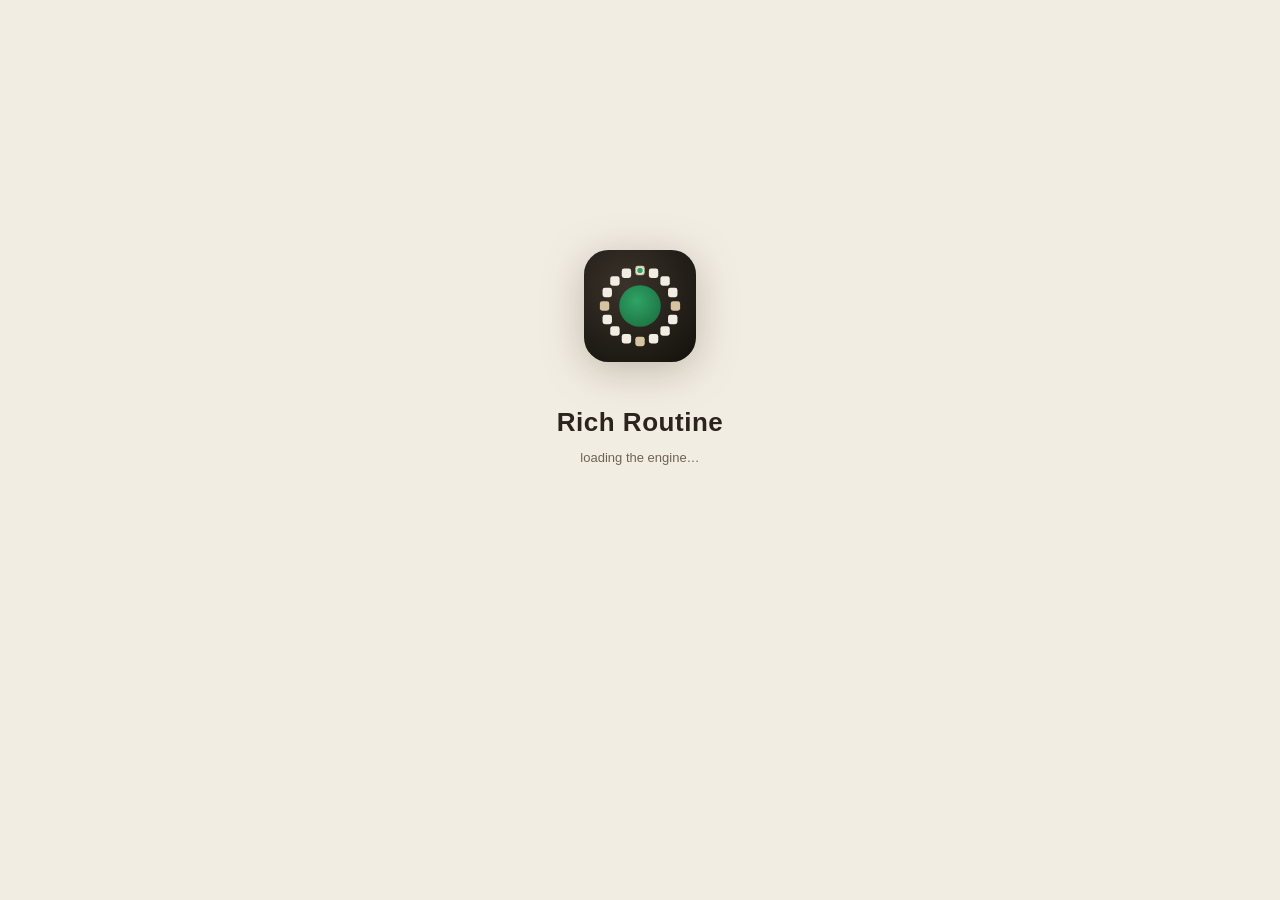
<file: index.html>
<!DOCTYPE html>
<html lang="tr">
<head>
  <meta charset="utf-8" />
  <!-- user-scalable=no DEĞİL: yakınlaştırmayı kapatmak erişilebilirliği
       kırıyor. Çift dokunuşla istemsiz yakınlaşmayı CSS'teki
       touch-action: manipulation hallediyor; oyuncu isterse hâlâ
       iki parmakla büyütebiliyor. -->
  <meta name="viewport" content="width=device-width, initial-scale=1, viewport-fit=cover" />
  <title>Rich Routine</title>

  <!-- PAYLAŞIM ÖNİZLEMESİ.
       Bu etiketler olmadan link WhatsApp'ta çıplak bir URL olarak
       görünüyordu: başlıksız, görselsiz, açıklamasız — yani spam gibi.
       Oyunun asıl dağıtım kanalı birinin bir başkasına link atması
       olduğu için bu, eksik bir özellik değil dağıtım hatasıydı.

       og:image MUTLAK adres olmak zorunda; göreli yol veren sayfalarda
       önizleme sessizce görselsiz çıkıyor. -->
  <meta name="description" content="Bakman gereken sayı maaş değil: maaştan geriye ne kaldığı. Ücretsiz, kayıt yok." />
  <meta property="og:type" content="website" />
  <meta property="og:site_name" content="Rich Routine" />
  <meta property="og:title" content="Rich Routine" />
  <meta property="og:description" content="Bakman gereken sayı maaş değil: maaştan geriye ne kaldığı. Ücretsiz, kayıt yok." />
  <meta property="og:url" content="https://cilesizatilla-ux.github.io/rich-routine/" />
  <meta property="og:image" content="https://cilesizatilla-ux.github.io/rich-routine/ikon/paylasim.jpg" />
  <meta property="og:image:width" content="1200" />
  <meta property="og:image:height" content="630" />
  <meta property="og:locale" content="tr_TR" />
  <meta property="og:locale:alternate" content="en_US" />
  <meta name="twitter:card" content="summary_large_image" />
  <meta name="twitter:title" content="Rich Routine" />
  <meta name="twitter:description" content="Bakman gereken sayı maaş değil: maaştan geriye ne kaldığı." />
  <meta name="twitter:image" content="https://cilesizatilla-ux.github.io/rich-routine/ikon/paylasim.jpg" />

  <!-- Telefona kurulabilmesi için. Android'de manifest + service worker
       şart; iOS'ta apple-touch-icon ve apple-mobile-web-app-capable. -->
  <link rel="manifest" href="manifest.webmanifest" />
  <meta name="theme-color" content="#f2ede3" />
  <link rel="apple-touch-icon" href="ikon/apple-touch-icon.png" />
  <meta name="apple-mobile-web-app-capable" content="yes" />
  <meta name="apple-mobile-web-app-status-bar-style" content="default" />
  <meta name="apple-mobile-web-app-title" content="Rich Routine" />
  <meta name="mobile-web-app-capable" content="yes" />

  <!-- AÇILIŞ EKRANI. Ana ekrandan açılınca iOS, uygulama yüklenene
       kadar boş beyaz bir ekran gösteriyordu. Android manifest'teki
       arkaplan rengiyle kendi açılışını çiziyor; iOS her cihaz
       boyutu için AYRI bir görsel istiyor, o yüzden bu liste uzun. -->
  <link rel="apple-touch-startup-image" href="acilis/1290x2796.png"
        media="(device-width: 430px) and (device-height: 932px) and (-webkit-device-pixel-ratio: 3) and (orientation: portrait)" />
  <link rel="apple-touch-startup-image" href="acilis/1179x2556.png"
        media="(device-width: 393px) and (device-height: 852px) and (-webkit-device-pixel-ratio: 3) and (orientation: portrait)" />
  <link rel="apple-touch-startup-image" href="acilis/1284x2778.png"
        media="(device-width: 428px) and (device-height: 926px) and (-webkit-device-pixel-ratio: 3) and (orientation: portrait)" />
  <link rel="apple-touch-startup-image" href="acilis/1170x2532.png"
        media="(device-width: 390px) and (device-height: 844px) and (-webkit-device-pixel-ratio: 3) and (orientation: portrait)" />
  <link rel="apple-touch-startup-image" href="acilis/1125x2436.png"
        media="(device-width: 375px) and (device-height: 812px) and (-webkit-device-pixel-ratio: 3) and (orientation: portrait)" />
  <link rel="apple-touch-startup-image" href="acilis/1242x2688.png"
        media="(device-width: 414px) and (device-height: 896px) and (-webkit-device-pixel-ratio: 3) and (orientation: portrait)" />
  <link rel="apple-touch-startup-image" href="acilis/828x1792.png"
        media="(device-width: 414px) and (device-height: 896px) and (-webkit-device-pixel-ratio: 2) and (orientation: portrait)" />
  <link rel="apple-touch-startup-image" href="acilis/750x1334.png"
        media="(device-width: 375px) and (device-height: 667px) and (-webkit-device-pixel-ratio: 2) and (orientation: portrait)" />
  <link rel="apple-touch-startup-image" href="acilis/640x1136.png"
        media="(device-width: 320px) and (device-height: 568px) and (-webkit-device-pixel-ratio: 2) and (orientation: portrait)" />


  <link rel="stylesheet" href="stil.css" />
  <!-- ÖLÇÜM SERVİSİ — ÜÇÜNDEN BİRİNİ AÇ.
       Ne gönderiliyor: yalnızca olay adı ve olcum.js'in beyaz
       listesinden geçmiş alanlar. Oyuncunun GERÇEK maaşı ve borçları
       hiçbir koşulda çıkmıyor; tool/olcum_denetimi.mjs bunu ağa giden
       yolda, her derlemede sınıyor.

       HİÇBİRİ AÇIK DEĞİLSE DIŞARI HİÇBİR ŞEY GİTMEZ. Ölçüm yine de
       cihazda birikir ve ?olcum ile görülür. Bu bilinçli: bir servis
       seçilmeden oyuncunun tarayıcısından üçüncü bir şirkete istek
       gitmesi için sebep yok.

       Kod hangisinin yüklü olduğuna bakıyor (olcum.js/yolla), yani
       seçim burada başlayıp burada bitiyor.

       1) UMAMI — ücretsiz (100k olay/ay, 3 site, kart istemiyor).
          cloud.umami.is'te site ekle, data-website-id'yi yapıştır.
       2) PLAUSIBLE — ayda ~$9. Site ekle, alan adı aşağıdaki gibi.
       3) POSTHOG — ücretsiz (1M olay/ay), daha güçlü huni araçları.
  -->

  <!-- 1) UMAMI
  <script defer src="https://cloud.umami.is/script.js"
          data-website-id="BURAYA-UMAMI-SITE-ID"></script>
  -->

  <!-- 2) PLAUSIBLE
  <script defer data-domain="cilesizatilla-ux.github.io"
          src="https://plausible.io/js/script.js"></script>
  <script>
    window.plausible = window.plausible
      || function () { (window.plausible.q = window.plausible.q || []).push(arguments); };
  </script>
  -->

  <!-- 3) POSTHOG: posthog.com'daki snippet'i olduğu gibi buraya yapıştır. -->

</head>
<body>
  <!-- AÇILIŞ EKRANI. iOS'un apple-touch-startup-image'ı YALNIZCA ana
       ekrana kurulmuş uygulamada ve yalnızca ölçüsü tutan cihazda
       çıkıyor; tarayıcıda açanda hiç çıkmıyor. Bu yüzden açılışı
       uygulamanın kendisi de çiziyor — her açılışta, her yerde.
       Boyalar acilis/*.png ile aynı (krem zemin, aynı işaret, aynı ad)
       ki kurulu uygulamada sistem ekranından buna geçiş görünmesin.
       İşaret SVG, çünkü dosya olsaydı açılış ekranı kendi görselini
       beklerdi; böyle ilk karede basılıyor. -->
  <div id="yukleniyor" class="yukleniyor">
    <svg class="acilisIsaret" viewBox="0 0 512 512" aria-hidden="true">
      <defs>
        <radialGradient id="acZemin" cx="38%" cy="32%" r="82%">
          <stop offset="0" stop-color="#3a332a"/><stop offset="1" stop-color="#17140f"/>
        </radialGradient>
        <radialGradient id="acYesil" cx="42%" cy="38%" r="70%">
          <stop offset="0" stop-color="#2fa365"/><stop offset="1" stop-color="#1c7343"/>
        </radialGradient>
      </defs>
      <rect width="512" height="512" rx="112" fill="url(#acZemin)"/>
      <rect x="234.5" y="72.5" width="43" height="43" rx="11" fill="#d6c4a0"/>
      <rect x="296.5" y="84.8" width="43" height="43" rx="11" fill="#f2ede3"/>
      <rect x="349.1" y="119.9" width="43" height="43" rx="11" fill="#f2ede3"/>
      <rect x="384.2" y="172.5" width="43" height="43" rx="11" fill="#f2ede3"/>
      <rect x="396.5" y="234.5" width="43" height="43" rx="11" fill="#d6c4a0"/>
      <rect x="384.2" y="296.5" width="43" height="43" rx="11" fill="#f2ede3"/>
      <rect x="349.1" y="349.1" width="43" height="43" rx="11" fill="#f2ede3"/>
      <rect x="296.5" y="384.2" width="43" height="43" rx="11" fill="#f2ede3"/>
      <rect x="234.5" y="396.5" width="43" height="43" rx="11" fill="#d6c4a0"/>
      <rect x="172.5" y="384.2" width="43" height="43" rx="11" fill="#f2ede3"/>
      <rect x="119.9" y="349.1" width="43" height="43" rx="11" fill="#f2ede3"/>
      <rect x="84.8" y="296.5" width="43" height="43" rx="11" fill="#f2ede3"/>
      <rect x="72.5" y="234.5" width="43" height="43" rx="11" fill="#d6c4a0"/>
      <rect x="84.8" y="172.5" width="43" height="43" rx="11" fill="#f2ede3"/>
      <rect x="119.9" y="119.9" width="43" height="43" rx="11" fill="#f2ede3"/>
      <rect x="172.5" y="84.8" width="43" height="43" rx="11" fill="#f2ede3"/>
      <circle cx="256" cy="256" r="95" fill="url(#acYesil)"/>
      <!-- Tahtada dönen taş: bekleme boyunca kare kare ilerliyor. -->
      <circle class="acilisTas" cx="256" cy="94" r="15" fill="#2fa365"
              stroke="#f2ede3" stroke-width="5"/>
    </svg>
    <div class="acilisAd">Rich Routine</div>
    <div class="acilisDurum" data-dil="motor yükleniyor…">motor yükleniyor…</div>
  </div>

  <!-- AÇILIŞ YAZISI MOTORDAN ÖNCE ÇEVRİLİYOR ve bu yüzden burada.
       Dil tablosu WASM'ın içinde; main.js onu ancak motor yüklendikten
       sonra okuyabiliyor. Yani "motor yükleniyor…" yazısı — İngilizce
       oynayanın gördüğü İLK şey — tam olarak çevrilemeyeceği anda
       ekranda duruyor. Birkaç saniye, ama ilk izlenim o.

       Tek dizge için tabloyu ikiye bölmek yerine o dizgenin kopyası
       burada duruyor. Kopya olduğu için bayatlayabilir; bayatlarsa
       görünür bir yerde bayatlar (açılış ekranı), sessiz bir yerde
       değil. Dil seçimi main.js'teki dilSecimi() ile AYNI kuralı
       kullanıyor: önce kalıcı tercih, sonra cihaz dili. -->
  <script>
    (function () {
      var kod = null;
      try { kod = localStorage.getItem('rr-dil'); } catch (e) { /* gizli sekme */ }
      if (kod !== 'tr' && kod !== 'en') {
        kod = (navigator.language || 'tr').slice(0, 2).toLowerCase() === 'tr'
          ? 'tr' : 'en';
      }
      document.documentElement.lang = kod;
      if (kod !== 'tr') {
        var d = document.querySelector('.acilisDurum');
        if (d) d.textContent = 'loading the engine…';
      }
    })();
  </script>

  <section id="secim" class="secim" hidden>
    <div class="secimUst">
      <button id="dilDugme" class="dilDugme" type="button"
              aria-label="Dili değiştir">EN</button>
      <div class="secimBaslik" id="secimBaslik" data-dil="Mesleğini seç">Mesleğini seç</div>
      <div class="secimAlt" id="secimAlt">
        Bakman gereken sayı maaş değil: maaştan geriye ne kaldığı.
      </div>
    </div>
    <div id="secimListe" class="secimListe"></div>
    <!-- GİZLİLİK BAĞLANTISI. Mağazaya yüklenmese bile gerekli: oyun
         "Kendi hayatım" formunda gerçek maaş ve borç soruyor, ve
         soran tarafın bunları ne yaptığını söylemesi gerekiyor.
         Cevap kısa — hiçbir yere gitmiyor — ama yazılı olması şart. -->
    <div class="secimDip">
      <a href="gizlilik.html" data-dil="Gizlilik">Gizlilik</a>
    </div>
    <div class="secimAyak">
      <button id="secimGeri" class="dugme ikincil" hidden data-dil="GERİ">GERİ</button>
      <button id="secimIleri" class="dugme" disabled data-dil="DEVAM">DEVAM</button>
    </div>
  </section>

  <main id="oyun" hidden>
    <!-- TAHTA PANELİ. Oyuncunun kimliği ve tahta AYNI yüzeyde: kim
         olduğu ve nerede durduğu tek bakışta okunsun. -->
    <section class="tahtaPanel">
      <header class="panelUst">
        <!-- AVATAR: fotograf VARSA fotograf, yoksa mesleğin baş harfi.
             Eskiden meslek kartının kendisiydi ve 44 pikselde kartın
             Türkçe açıklamasının ortasından bir parça gösteriyordu. -->
        <div id="oyuncuAvatar" class="avatar" aria-hidden="true"></div>
        <div class="panelKimlik">
          <div id="meslegim" class="panelMeslek"></div>
          <div id="hayalim" class="panelHayal"></div>
        </div>
        <div class="turRozet">
          <span class="turEtiket" data-dil="TUR">TUR</span>
          <span id="tur" class="turSayi">0</span>
        </div>
        <button id="yeni" class="yuvarlakDugme" data-dil-baslik="Yeniden başlat"
                title="Yeniden başlat">
          <span class="ikon">↻</span><span class="alt" data-dil="yeniden">yeniden</span>
        </button>
      </header>

      <div class="tahtaKap">
        <div id="tahta" class="tahta"></div>
        <div class="orta">
          <div id="zarlar" class="zarlar"></div>
          <button id="zarAt" class="zarDugme" data-dil="ZAR AT">ZAR AT</button>
          <div id="siraMetni" class="siraMetni">…</div>
        </div>
      </div>
      <div id="hayat" class="panelHayat"></div>
    </section>

    <div id="turNotu" class="turNotu" hidden></div>

    <!-- Eylem satırı. Makette beş düğme var ama üçünün (Raporlar,
         Hedefler, Ayarlar) arkasında bir ekran yok; olmayan bir şeye
         düğme koymak oyuncuya yalan söylemek olurdu. -->
    <div class="eylemler">
      <button id="banka" class="eylem">
        <svg viewBox="0 0 24 24" aria-hidden="true"><path d="M3 21h18M5 21V9l7-5 7 5v12M9 21v-6h6v6"/></svg>
        <span data-dil="Banka">Banka</span>
      </button>
      <button id="bilanco" class="eylem">
        <svg viewBox="0 0 24 24" aria-hidden="true"><path d="M4 20V10M10 20V4M16 20v-7M22 20H2"/></svg>
        <span data-dil="Mali tablo">Mali tablo</span>
      </button>
      <button id="portfoy" class="eylem">
        <svg viewBox="0 0 24 24" aria-hidden="true"><path d="M3 7h18v13H3zM8 7V4h8v3"/></svg>
        <span data-dil="Portföy">Portföy</span>
      </button>
    </div>

    <!-- YARIŞ KARTI. Oyuncunun her turda sorduğu soru: pasif gelirim
         gideri karşılamaya ne kadar yaklaştı. -->
    <section class="kart yarisKart">
      <div class="yarisUst">
        <span class="etiket" id="karsilamaEtiket" data-dil="KARŞILAMA">KARŞILAMA</span>
        <b id="karsilamaMetni" class="buyukOran">%0</b>
      </div>
      <div class="cubuk"><div id="dolgu" class="dolgu"></div></div>
      <div id="kalan" class="kalan"></div>

      <!-- DEFTER SATIRI. Dört yuvarlak kutuydu ve ekranın yarısını
           yiyordu. Satırda sıra: etiket, noktalı kılavuz çizgi, rakam,
           yön oku. Sarmalayıcı <div> kalktı — etiket ve rakamın AYRI
           ızgara hücreleri olması gerekiyor, yoksa rakamlar alt alta
           hizalanmıyor ve cetvel olmuyor. -->
      <div class="dortlu">
        <div class="istatistik iyi">
          <span class="etiket" data-dil="Pasif gelir">Pasif gelir</span>
          <i class="defKilavuz"></i>
          <b id="pasif">—</b>
          <span id="okPasif" class="trend"></span>
        </div>
        <div class="istatistik kotu">
          <span class="etiket" data-dil="Aylık gider">Aylık gider</span>
          <i class="defKilavuz"></i>
          <b id="gider">—</b>
          <span id="okGider" class="trend"></span>
        </div>
        <div class="istatistik">
          <span class="etiket" data-dil="Nakit">Nakit</span>
          <i class="defKilavuz"></i>
          <b id="nakit">—</b>
          <span id="okNakit" class="trend"></span>
        </div>
        <div class="istatistik">
          <span class="etiket" data-dil="Aylık akış">Aylık akış</span>
          <i class="defKilavuz"></i>
          <b id="akis">—</b>
          <span id="okAkis" class="trend"></span>
        </div>
      </div>
    </section>

    <!-- HAYAL KARTI. Ne için oynadığı ve hedefin ne olduğu. -->
    <section class="kart hayalKart">
      <img id="hayalBanner" class="hayalBanner" alt="">
      <div class="hayalGovde">
        <div class="hayalUst">
          <div>
            <div id="hayalAd" class="hayalAd"></div>
            <div id="hedefCumlesi" class="hedefCumlesi"></div>
          </div>
        </div>
        <div class="hedefKutu">
          <span class="etiket" data-dil="HEDEFE ULAŞMA DURUMU">HEDEFE ULAŞMA DURUMU</span>
          <div class="cubuk ince"><div id="hedefDolgu" class="dolgu"></div></div>
          <b id="hedefOran">%0</b>
        </div>

        <!-- HEDEFE YAKLAŞTIKÇA BELİREN CÜMLE. Hayale özel; %25'in
             altında hiç yok, çünkü orada söylenecek dürüst bir şey de
             yok. Metni motor seçiyor, burası yalnızca gösteriyor. -->
        <div id="hayalSozu" class="hayalSozu" hidden></div>
      </div>
    </section>

    <!-- ALT PANELLER. Uydurma ekran yok: ikisi de gerçek veriden
         besleniyor ve tıklanınca ilgili ekranı açıyor. -->
    <div class="paneller">
      <section class="kart panel">
        <div class="panelBaslik">
          <svg viewBox="0 0 24 24" aria-hidden="true"><path d="M3 7h18v13H3zM8 7V4h8v3"/></svg>
          <span data-dil="Yatırımlarım">Yatırımlarım</span>
        </div>
        <div id="varlikListesi" class="panelListe"></div>
      </section>
      <section class="kart panel">
        <div class="panelBaslik">
          <svg viewBox="0 0 24 24" aria-hidden="true"><path d="M3 21h18M5 21V9l7-5 7 5v12M9 21v-6h6v6"/></svg>
          <span data-dil="Borçlarım">Borçlarım</span>
        </div>
        <div id="borcListesi" class="panelListe"></div>
      </section>
    </div>
  </main>

  <div id="ortu" class="ortu" hidden>
    <div id="modal" class="modal"></div>
  </div>

  <script type="module" src="main.js"></script>
  <script>
    // Service worker YALNIZCA güvenli kaynakta: file:// ile açıldığında
    // ya da http üzerinden (localhost hariç) kayıt zaten reddedilir ve
    // konsola gereksiz hata basar.
    if ('serviceWorker' in navigator && window.isSecureContext) {
      window.addEventListener('load', () => {
        navigator.serviceWorker.register('sw.js').catch(() => {
          // Çevrimdışı katmanı olmadan da oyun çalışıyor; sessiz geç.
        });
      });
    }
  </script>
</body>
</html>
</file>
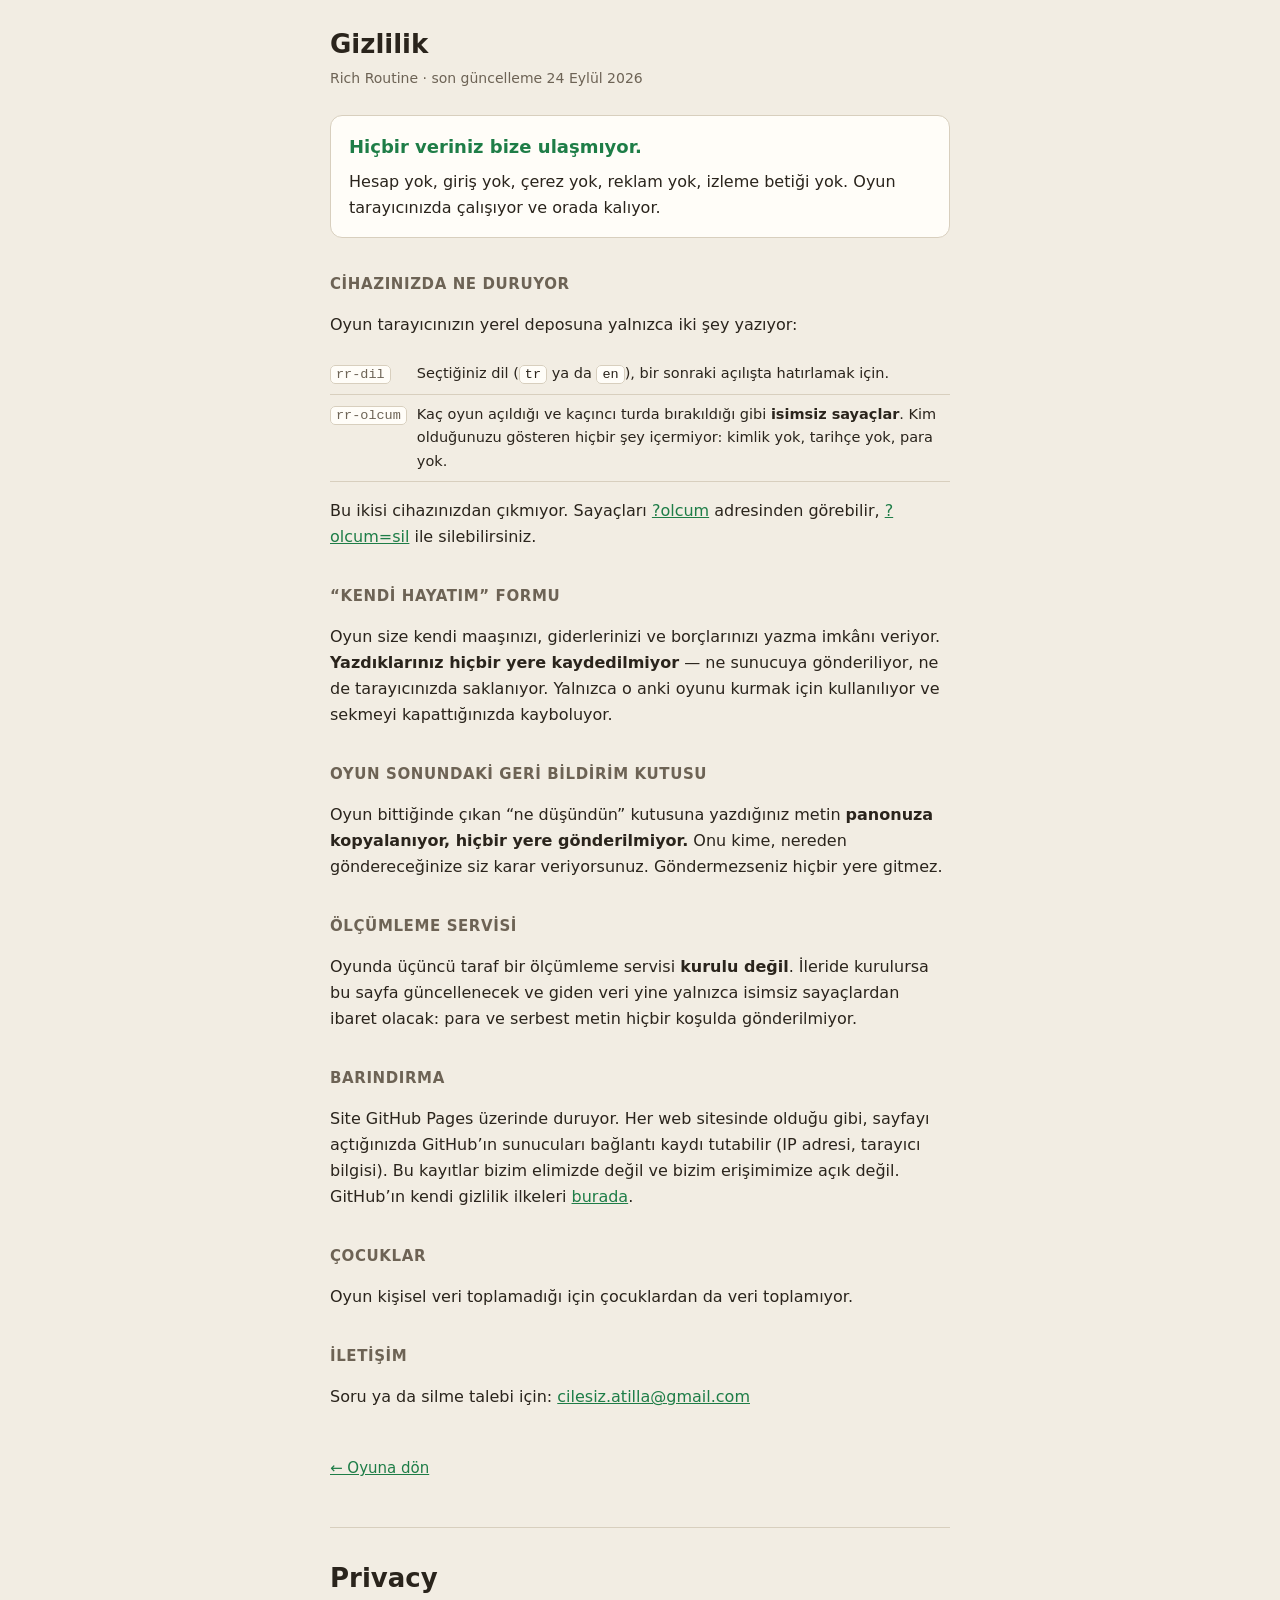
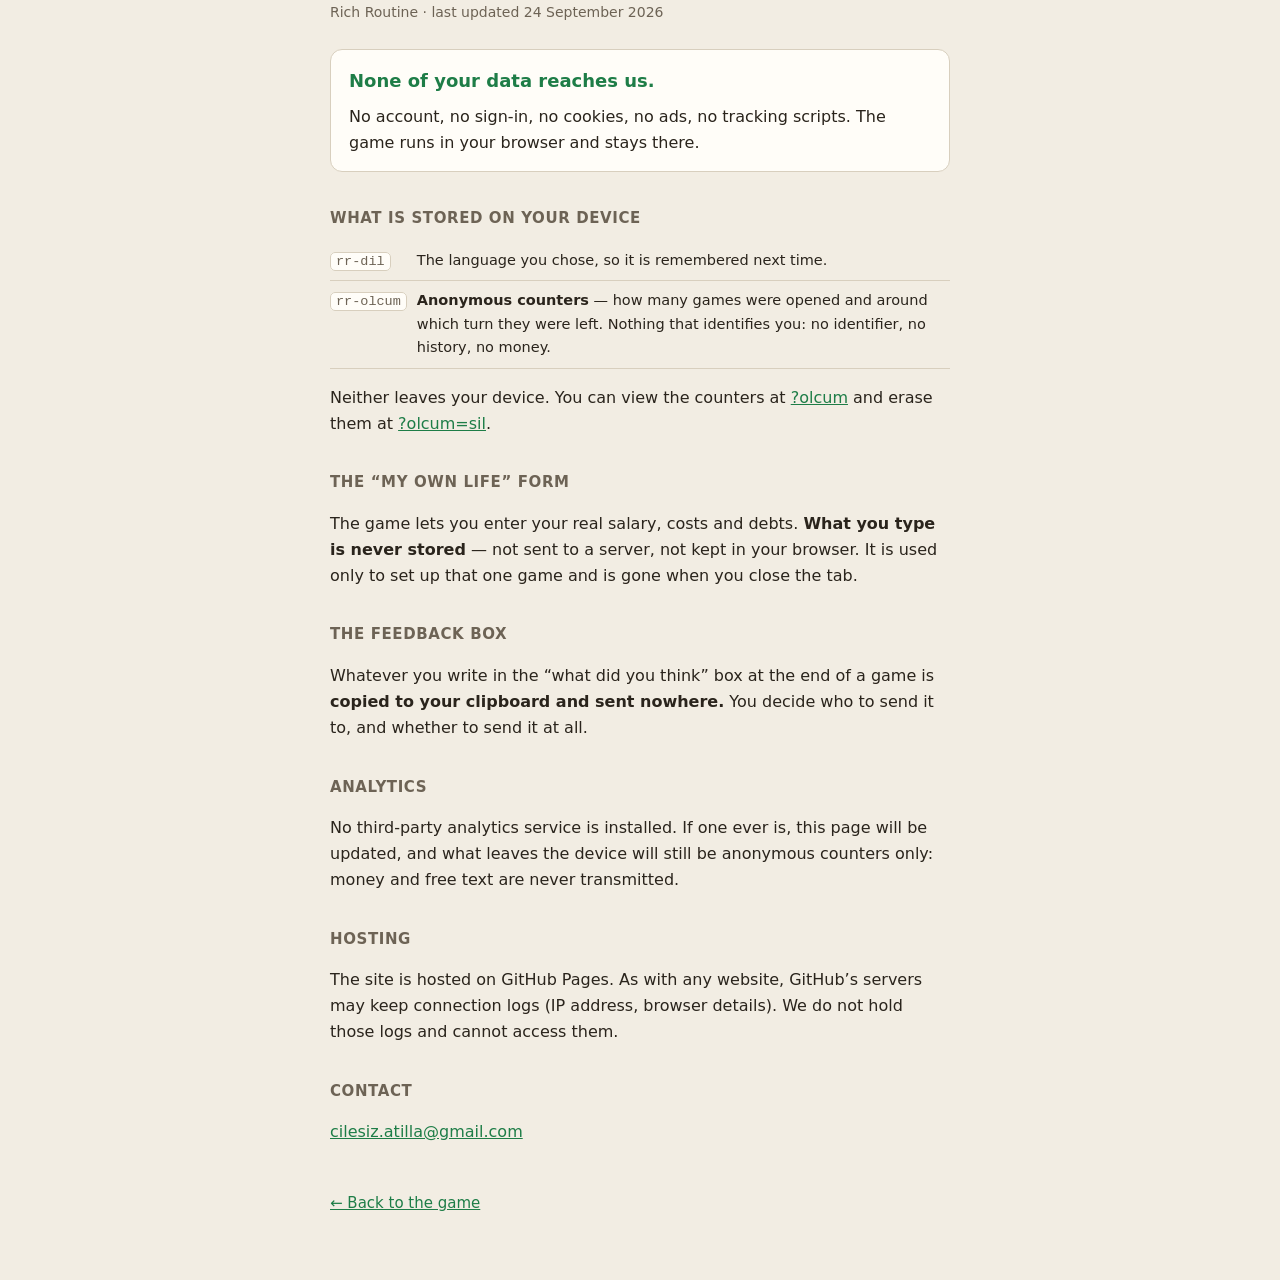
<file: gizlilik.html>
<!doctype html>
<html lang="tr">
<head>
<meta charset="utf-8" />
<meta name="viewport" content="width=device-width, initial-scale=1" />
<title>Gizlilik — Rich Routine</title>
<meta name="description" content="Rich Routine hiçbir veri toplamıyor. Ne topladığı, neyi toplamadığı ve nasıl sileceğin." />
<!-- OYUNUN KENDİSİNDEN AYRI, DÜZ BİR SAYFA.
     Sebep: gizlilik politikası, uygulamanın çalışmadığı durumda da
     okunabilmeli. 44 MB'lık bir WASM motorunun arkasına koymak,
     "motor yüklenemedi" diyen bir ekranda politikayı da yok etmek
     olurdu. Bu dosya tek başına, 6 KB ve çerçevesiz. -->
<style>
  :root {
    --zemin: #f2ede3; --yuzey: #fffdf8; --cizgi: #d8cfbe;
    --metin: #2a241c; --sonuk: #6d6355; --aksan: #1e7d47;
  }
  @media (prefers-color-scheme: dark) {
    :root:not([data-tema="acik"]) {
      --zemin: #16211c; --yuzey: #1b2620; --cizgi: rgba(237,231,217,.14);
      --metin: #e4ded0; --sonuk: #8e9a91; --aksan: #5fb98a;
    }
  }
  * { box-sizing: border-box; }
  body {
    margin: 0; padding: 28px 16px 64px; background: var(--zemin);
    color: var(--metin); line-height: 1.62;
    font: 16px/1.62 ui-sans-serif, system-ui, -apple-system, "Segoe UI", sans-serif;
  }
  main { max-width: 620px; margin: 0 auto; }
  h1 { font-size: 26px; line-height: 1.25; margin: 0 0 6px; }
  h2 { font-size: 15px; letter-spacing: .04em; text-transform: uppercase;
       margin: 34px 0 8px; color: var(--sonuk); }
  .ust { color: var(--sonuk); font-size: 14px; margin: 0 0 26px; }
  .kutu { background: var(--yuzey); border: 1px solid var(--cizgi);
          border-radius: 12px; padding: 16px 18px; margin: 18px 0; }
  .vurgu { font-size: 18px; font-weight: 700; color: var(--aksan); margin: 0; }
  table { width: 100%; border-collapse: collapse; margin: 10px 0 4px; }
  th, td { text-align: left; padding: 8px 10px 8px 0; font-size: 14.5px;
           border-bottom: 1px solid var(--cizgi); vertical-align: top; }
  th { color: var(--sonuk); font-weight: 600; white-space: nowrap; }
  code { font: 13.5px ui-monospace, SFMono-Regular, Menlo, monospace;
         background: var(--yuzey); border: 1px solid var(--cizgi);
         border-radius: 5px; padding: 1px 5px; }
  a { color: var(--aksan); }
  hr { border: 0; border-top: 1px solid var(--cizgi); margin: 46px 0 34px; }
  .geri { display: inline-block; margin-top: 30px; font-size: 15px; }
  ul { padding-left: 20px; } li { margin-bottom: 5px; }
</style>
</head>
<body>
<main>

<section lang="tr">

<h1>Gizlilik</h1>
<p class="ust">Rich Routine · son güncelleme 24 Eylül 2026</p>

<div class="kutu">
  <p class="vurgu">Hiçbir veriniz bize ulaşmıyor.</p>
  <p style="margin:8px 0 0">Hesap yok, giriş yok, çerez yok, reklam yok,
  izleme betiği yok. Oyun tarayıcınızda çalışıyor ve orada kalıyor.</p>
</div>

<h2>Cihazınızda ne duruyor</h2>
<p>Oyun tarayıcınızın yerel deposuna yalnızca iki şey yazıyor:</p>
<table>
  <tr><th><code>rr-dil</code></th>
      <td>Seçtiğiniz dil (<code>tr</code> ya da <code>en</code>), bir
      sonraki açılışta hatırlamak için.</td></tr>
  <tr><th><code>rr-olcum</code></th>
      <td>Kaç oyun açıldığı ve kaçıncı turda bırakıldığı gibi
      <strong>isimsiz sayaçlar</strong>. Kim olduğunuzu gösteren hiçbir
      şey içermiyor: kimlik yok, tarihçe yok, para yok.</td></tr>
</table>
<p>Bu ikisi cihazınızdan çıkmıyor. Sayaçları
<a href="./?olcum">?olcum</a> adresinden görebilir,
<a href="./?olcum=sil">?olcum=sil</a> ile silebilirsiniz.</p>

<h2>“Kendi hayatım” formu</h2>
<p>Oyun size kendi maaşınızı, giderlerinizi ve borçlarınızı yazma imkânı
veriyor. <strong>Yazdıklarınız hiçbir yere kaydedilmiyor</strong> — ne
sunucuya gönderiliyor, ne de tarayıcınızda saklanıyor. Yalnızca o anki
oyunu kurmak için kullanılıyor ve sekmeyi kapattığınızda kayboluyor.</p>

<h2>Oyun sonundaki geri bildirim kutusu</h2>
<p>Oyun bittiğinde çıkan “ne düşündün” kutusuna yazdığınız metin
<strong>panonuza kopyalanıyor, hiçbir yere gönderilmiyor.</strong> Onu
kime, nereden göndereceğinize siz karar veriyorsunuz. Göndermezseniz
hiçbir yere gitmez.</p>

<h2>Ölçümleme servisi</h2>
<p>Oyunda üçüncü taraf bir ölçümleme servisi <strong>kurulu değil</strong>.
İleride kurulursa bu sayfa güncellenecek ve giden veri yine yalnızca
isimsiz sayaçlardan ibaret olacak: para ve serbest metin hiçbir koşulda
gönderilmiyor.</p>

<h2>Barındırma</h2>
<p>Site GitHub Pages üzerinde duruyor. Her web sitesinde olduğu gibi,
sayfayı açtığınızda GitHub’ın sunucuları bağlantı kaydı tutabilir (IP
adresi, tarayıcı bilgisi). Bu kayıtlar bizim elimizde değil ve bizim
erişimimize açık değil. GitHub’ın kendi gizlilik ilkeleri
<a href="https://docs.github.com/site-policy/privacy-policies/github-general-privacy-statement">burada</a>.</p>

<h2>Çocuklar</h2>
<p>Oyun kişisel veri toplamadığı için çocuklardan da veri toplamıyor.</p>

<h2>İletişim</h2>
<p>Soru ya da silme talebi için: <a href="mailto:cilesiz.atilla@gmail.com">cilesiz.atilla@gmail.com</a></p>

<a class="geri" href="./">← Oyuna dön</a>

</section>

<hr />

<section lang="en">

<h1>Privacy</h1>
<p class="ust">Rich Routine · last updated 24 September 2026</p>

<div class="kutu">
  <p class="vurgu">None of your data reaches us.</p>
  <p style="margin:8px 0 0">No account, no sign-in, no cookies, no ads, no
  tracking scripts. The game runs in your browser and stays there.</p>
</div>

<h2>What is stored on your device</h2>
<table>
  <tr><th><code>rr-dil</code></th>
      <td>The language you chose, so it is remembered next time.</td></tr>
  <tr><th><code>rr-olcum</code></th>
      <td><strong>Anonymous counters</strong> — how many games were opened
      and around which turn they were left. Nothing that identifies you:
      no identifier, no history, no money.</td></tr>
</table>
<p>Neither leaves your device. You can view the counters at
<a href="./?olcum">?olcum</a> and erase them at
<a href="./?olcum=sil">?olcum=sil</a>.</p>

<h2>The “my own life” form</h2>
<p>The game lets you enter your real salary, costs and debts.
<strong>What you type is never stored</strong> — not sent to a server, not
kept in your browser. It is used only to set up that one game and is gone
when you close the tab.</p>

<h2>The feedback box</h2>
<p>Whatever you write in the “what did you think” box at the end of a game
is <strong>copied to your clipboard and sent nowhere.</strong> You decide
who to send it to, and whether to send it at all.</p>

<h2>Analytics</h2>
<p>No third-party analytics service is installed. If one ever is, this page
will be updated, and what leaves the device will still be anonymous counters
only: money and free text are never transmitted.</p>

<h2>Hosting</h2>
<p>The site is hosted on GitHub Pages. As with any website, GitHub’s servers
may keep connection logs (IP address, browser details). We do not hold those
logs and cannot access them.</p>

<h2>Contact</h2>
<p><a href="mailto:cilesiz.atilla@gmail.com">cilesiz.atilla@gmail.com</a></p>

<a class="geri" href="./">← Back to the game</a>

</section>

</main>
</body>
</html>
</file>
<file: stil.css>
/* Rich Routine — tarayıcı sürümü.
   Koyu, finansal, sıcak nötr. Aksan tek yerde: pasif gelir. */
:root {
  /* Açık tema. Nötrler saf gri değil, hafifçe sıcağa çekilmiş: bu
     oyun kâğıt ve masa üstü bir şey, ekran griliği ona yabancı.
     Aksan renkleri açık zeminde kontrast için KOYULAŞTIRILDI —
     koyu temadaki parlak yeşil beyaz üstünde okunmuyor. */
  --zemin: #f2ede3;
  --yuzey: #fffdf8;
  --yuzey2: #ebe4d7;
  --cizgi: #d8cfbe;
  --metin: #2a241c;
  --sonuk: #6d6355;
  --aksan: #1e7d47;
  --uyari: #9a6410;
  --kayip: #a8382a;
  --altin: #8a6a10;

  /* Taş ölçüleri TEK KAYNAK: CSS boyutu veriyor, JS pulu taşın alt
     kenarına yerleştirmek için aynı değeri okuyor. İki yere yazmak,
     taş büyüdüğünde pulun havada kalması demekti. */
  --tasDis: 12.5;
  --tasIc: 9.4;
  --r: 12px;

  /* TAHTANIN KENDİ PALETİ — "mürekkep ve kâğıt".
     Oyunun geri kalanı açık temada kalıyor; tahta bir MASA ve masanın
     rengi mürekkep. Renkler konunun kendi dünyasından: para basımı.
     Banknot yeşili, pirinç sarısı, belge kâğıdı, baskı mürekkebi. */
  --t-murekkep:  #0E1512;
  --t-murekkep2: #1F2E27;
  --t-kagit:     #EDE7D9;
  --t-pirinc:    #C8A44D;
  --t-banknot:   #2E7D52;
  --t-banknotAc: #4FA97A;
  --t-yazi:      #33291B;

  /* Masanın üstündeki kâğıt nesneler için: kart yüzeyi, çizgi, yazı.
     Tahtanın kendi renkleriyle aynı aileden, biraz açık. */
  --t-yuzey:     #16211C;
  --t-yuzey2:    #1C2922;
  --t-cizgi:     rgba(237, 231, 217, .13);
  --t-metin:     #E4DED0;
  --t-sonuk:     #8E9A91;
  --t-kayip:     #D8705F;
}

* { box-sizing: border-box; }

/* Tarayıcının [hidden] kuralı YAZAR kuralına yeniliyor: .yukleniyor ve
   .ortu display:grid dediği için hidden=true hiçbir şey yapmıyordu.
   Yükleme ekranı sayfanın üstünde duruyor, boş modal kutusu bilançonun
   ortasında bir şerit olarak görünüyor ve sayfa sürekli karartılıyordu. */
[hidden] { display: none !important; }

/* OYUN EKRANINDAYKEN SAYFA MASA OLUYOR. Tahtayı mürekkebe çevirince
   altındaki krem zemin ve krem kartlar onunla kavga etmeye başladı.
   :has() ile seçiyorum çünkü seçim ekranı ile oyun ekranı zaten birbirini
   dışlıyor (biri hidden); JS'e bir sınıf ekletmek aynı bilgiyi ikinci
   kez yazmak olurdu ve senkron kalmasını umut etmek gerekirdi.
   Desteklemeyen tarayıcıda krem kalıyor — bozulmuyor, sadece eski. */
body:has(#oyun:not([hidden])) { background: var(--t-murekkep); }

/* YAZI RENGİNİ body'YE VERMEK BÜYÜK HATAYDI. Modal body'nin ÇOCUĞU
   değil kardeşi değil — DOM'da main'in dışında ama yine de body'den
   renk miras alıyor. Oyun ekranındayken body'ye açık krem yazı rengi
   verince modalin krem kâğıdına açık krem yazı düştü: varlık adları ve
   tutarları görünmez oldu. "Motosiklet Kiralama · 1.071.439 ₺"
   satırının tamamı kayboldu ve satılacak şeyin ne olduğu okunmuyordu.
   Renk artık ekranın kendisine veriliyor, modal kendi rengini açıkça
   söylüyor. */
#oyun { color: var(--t-metin); }

/* Modal mürekkep masanın üstündeki KÂĞIT: zemini de yazısı da kâğıdın.
   Açıkça yazılı, çünkü miras aldığı yer artık güvenilir değil. */
.ortu, .modal { color: var(--metin); }
/* Açılış ekranı krem KALMAK ZORUNDA: acilis/*.png ile aynı görünmesi
   gerekiyor, yoksa kurulu uygulamada sistem ekranından geçerken zemin
   rengi atlıyor. */
#yukleniyor { background: var(--zemin); color: var(--metin); }

body {
  margin: 0;
  background: var(--zemin);
  color: var(--metin);
  font: 15px/1.45 ui-sans-serif, -apple-system, "Segoe UI", Roboto, sans-serif;
  -webkit-font-smoothing: antialiased;
}

b, .sayi { font-variant-numeric: tabular-nums; }

/* ---------- yükleme ---------- */
/* AÇILIŞ EKRANI acilis/*.png ile aynı görünmek zorunda: kurulu
   uygulamada önce sistemin çizdiği o resim, hemen ardından bu geliyor.
   Zemin, işaretin ölçüsü ve adın yeri tutmazsa geçişte bir zıplama
   oluyor. Motor ~10 saniye yüklendiği için ekran donuk durmasın diye
   tahtada bir taş dönüyor — kare kare, oyundaki gibi. */
.yukleniyor {
  position: fixed; inset: 0; z-index: 90;
  background: var(--zemin);
  transition: opacity .35s ease;
}
.yukleniyor.bitti { opacity: 0; pointer-events: none; }

/* KONUMLAR acilis/*.png'DEN ÖLÇÜLDÜ: işaret 112 piksel ve merkezi ekran
   yüksekliğinin %34'ünde, ad %47'sinde. Ortalayıp geçseydim kurulu
   uygulamada sistemin çizdiği açılış resminden buna geçerken logo
   zıplardı — iki ekran arasındaki tek fark yazının belirmesi olsun. */
.acilisIsaret {
  position: absolute; left: 50%; top: 34%;
  transform: translate(-50%, -50%);
  width: 112px; height: 112px;
  filter: drop-shadow(0 8px 20px rgba(60, 48, 30, .28));
}
/* Tahtada dönen taş: motor ~10 saniye yükleniyor, ekran donuk durmasın.
   steps(16) kare kare atlatıyor — oyundaki taş gibi. */
.acilisTas { transform-origin: 256px 256px; animation: tasTuru 6.4s steps(16) infinite; }
@keyframes tasTuru { to { transform: rotate(360deg); } }
@media (prefers-reduced-motion: reduce) { .acilisTas { animation: none; } }

/* SINIF ADLARI AÇILIŞA ÖZEL. Önce .marka/.alt idi; '.alt' oyunun mali
   tablosunda ve yuvarlak düğmede ZATEN kullanılıyor (tabloSatir alt).
   Oraya position:absolute sızsaydı bilanço dağılırdı. */
.acilisAd {
  position: absolute; left: 0; right: 0; top: 47%;
  transform: translateY(-50%);
  text-align: center; font-size: 26px; font-weight: 700; letter-spacing: .02em;
}
.acilisDurum {
  position: absolute; left: 0; right: 0; top: 47%; margin-top: 26px;
  text-align: center; color: var(--sonuk); font-size: 13px;
}

main { max-width: 520px; margin: 0 auto; padding: 12px 12px 40px; }

/* ---------- üst ---------- */
.ust { display: flex; align-items: center; justify-content: space-between; margin-bottom: 10px; }
.turEtiket { color: var(--sonuk); font-size: 11px; letter-spacing: .12em; }
.turSayi { font-size: 20px; font-weight: 700; margin-left: 6px; }
.tuik { color: var(--uyari); font-size: 12px; margin-left: 10px; }
.metinDugme {
  background: none; border: 1px solid var(--cizgi); color: var(--sonuk);
  border-radius: 999px; padding: 5px 12px; font-size: 12px; cursor: pointer;
}
.metinDugme:hover { color: var(--metin); border-color: var(--sonuk); }

/* ---------- tahta ---------- */
/* ---------- tahta: dışta kare halka, içte çember ---------- */
.tahtaKap {
  position: relative; aspect-ratio: 1; width: 100%;
  margin-bottom: 14px;
  perspective: 900px;
  perspective-origin: 50% 45%;
}
.tahta { position: absolute; inset: 0; }

/* Çemberin zemini: iç kulvarın içi. Oyuncu buradan çıkınca dıştaki
   karelerde ilerliyor ve zemin sönükleşiyor. */
.icZemin {
  position: absolute; left: 50%; top: 50%;
  width: 68%; height: 68%;
  transform: translate(-50%, -50%);
  border-radius: 50%;
  background:
    radial-gradient(circle at 50% 38%, #fffdf8 0%, #f0eade 62%, #e6ddcc 100%);
  border: 1px solid var(--cizgi);
  box-shadow:
    inset 0 2px 6px rgba(90, 74, 48, .12),
    0 2px 10px rgba(70, 56, 34, .10);
}

.kare {
  position: absolute;
  transform: translate(-50%, -50%);
  border-radius: 9px;
  border: 1px solid var(--cizgi);
  background: var(--yuzey);
  box-shadow:
    0 2px 0 rgba(90, 74, 48, .16),
    0 4px 0 rgba(90, 74, 48, .12),
    0 8px 14px rgba(70, 56, 34, .20),
    inset 0 1px 0 rgba(255, 255, 255, .75);
  transition: opacity .3s ease;
}

/* Dış halka: Hızlı Yol. Kenarda yer bol, ikon ve yazı bir arada. */
.kare.dis { width: calc(var(--tasDis) * 1%); height: calc(var(--tasDis) * 1%); border-radius: 10px; }

/* İç çember: Kısır Döngü. Yarıçap 28,5'ten 32'ye açıldı ki taşa hem
   ikon hem tek kelimelik bir etiket sığsın; ortada zar ve düğme için
   kalan boşluk yine yeterli. */
.kare.ic { width: calc(var(--tasIc) * 1%); height: calc(var(--tasIc) * 1%); border-radius: 8px; }

.kareYuz {
  position: absolute; inset: 0;
  display: grid; place-content: center; gap: 1px;
  text-align: center; line-height: 1.1;
  overflow: visible;

  /* İçerik taşın ÜST yarısına toplanıyor: pul alt kenarda duruyor ve
     tam ortada duran bir etiketi yine kapatıyordu. Alt boşluk pula
     ayrılmış yer. */
  padding-bottom: 30%;
}
.kareIkon { line-height: 1; }
.kare.dis .kareIkon { font-size: 15px; }
.kare.ic .kareIkon { font-size: 11px; }
.kare.dis .kareAd { font-size: 7.5px; letter-spacing: .01em; white-space: pre-line; }
.kare.ic .kareAd { font-size: 6.5px; letter-spacing: .01em; white-space: nowrap; }

/* Oyuncu hangi kulvardaysa o vurgulu; diğeri geri çekiliyor. */
.tahta .kare.dis { opacity: .45; }
.tahta.disKulvarda .kare.dis { opacity: 1; }
.tahta.disKulvarda .kare.ic { opacity: .45; }
.tahta.disKulvarda .icZemin { opacity: .5; }


/* ---------- kare renkleri ---------- */
/* Aile bir bakışta okunsun: aynı işi yapan kareler aynı renkte.
   AMA HEPSİ ÖNCE KÂĞIT. Önceki renkler pastel şekerdi (#dff0d4,
   #d9ecf6, #f8ddd4 ...): tek tek hoş, yan yana bir çocuk oyunu.
   Şimdi hepsi aynı kâğıdın farklı mürekkeple tonlanmış hâli —
   doygunluk düşük, açıklık aynı. Yan yana geldiklerinde tek bir
   basılmış deste gibi okunuyorlar, aile farkı yine görünüyor. */
.kare.MaasGunu, .kare.NakitAkisiGunu {          /* buğday · para giren */
  background: linear-gradient(160deg, #E2D9B6 0%, #C9BD8F 100%);
  border-color: #9C8F60;
}
.kare.KucukFirsat, .kare.BuyukFirsat, .kare.BuyukYatirim {  /* soluk deniz */
  background: linear-gradient(160deg, #CFDAD5 0%, #B1C1BA 100%);
  border-color: #84978D;
}
.kare.LuksHarcama, .kare.BeklenmedikGider, .kare.VergiIncelemesi {  /* kil */
  background: linear-gradient(160deg, #E1C6B9 0%, #C8A697 100%);
  border-color: #9C7867;
}
.kare.PiyasaKarti, .kare.PiyasaSoku {            /* zeytin */
  background: linear-gradient(160deg, #D9D1AE 0%, #BFB58A 100%);
  border-color: #94895B;
}
.kare.Hayirseverlik, .kare.Baglilik {            /* mürekkep moru */
  background: linear-gradient(160deg, #D1C9D8 0%, #B4AAC1 100%);
  border-color: #877D96;
}
.kare.CocukSahibiOlmak {                         /* gül */
  background: linear-gradient(160deg, #DFCACE 0%, #C5AAB1 100%);
  border-color: #9A7E84;
}
.kare.Hayal {                                    /* pirinç — en parlak */
  background: linear-gradient(160deg, #EFDB9E 0%, #D7BA63 100%);
  border-color: #A98C33;
}
.kare .kareAd { color: var(--t-yazi); }

/* ---------- orta alan: çemberin içi ---------- */
.orta {
  position: absolute; left: 50%; top: 50%;
  transform: translate(-50%, -50%);
  width: 44%; text-align: center;
  display: grid; gap: 10px; justify-items: center;
  z-index: 3;
}
.siraMetni { font-size: 12px; color: var(--sonuk); min-height: 16px; }
.zarlar { display: flex; gap: 10px; min-height: 46px; align-items: center; }

/* ---------- zar ---------- */
/* Rakam değil nokta. Fildişi bir küp: üst kenarda ışık, altında yan
   yüzün gölgesi, altında masaya düşen gölge. */
.zar {
  width: 42px; height: 42px; border-radius: 10px;
  background: linear-gradient(155deg, #ffffff 0%, #f3eee2 58%, #ded5c2 100%);
  box-shadow:
    0 2px 0 #c8bda6,
    0 5px 0 #ab9f86,
    0 10px 16px rgba(70, 56, 34, .35),
    inset 0 1px 1px rgba(255, 255, 255, 1);
  transform: rotate(-3deg);
  display: grid; place-content: center;
}
.zar:last-child { transform: rotate(4deg); }
.zarYuz {
  display: grid;
  grid-template-columns: repeat(3, 6px);
  grid-template-rows: repeat(3, 6px);
  gap: 3.5px;
}
.zarGoz { border-radius: 50%; }
.zarGoz.dolu {
  background: radial-gradient(circle at 34% 30%, #4a423a, #16120e 72%);
  box-shadow: inset 0 1px 1px rgba(0, 0, 0, .7), 0 1px 0 rgba(255, 255, 255, .8);
}

.zarDugme {
  white-space: nowrap;
  background: linear-gradient(180deg, #1f7845 0%, #125730 100%);
  color: #ffffff; border: none;
  border-radius: 999px; padding: 11px 22px; font-size: 14px; font-weight: 700;
  cursor: pointer; letter-spacing: .04em;
  box-shadow:
    0 3px 0 #0d4526,
    0 10px 18px rgba(30, 90, 55, .38),
    inset 0 1px 0 rgba(255, 255, 255, .40);
  transition: transform .08s ease, box-shadow .08s ease;
}
.zarDugme:active:not(:disabled) {
  transform: translateY(3px);
  box-shadow: 0 0 0 #0d4526, 0 4px 8px rgba(30, 90, 55, .38),
              inset 0 1px 0 rgba(255, 255, 255, .25);
}
.zarDugme:disabled {
  background: linear-gradient(180deg, #e2dacb 0%, #d2c8b5 100%);
  color: var(--sonuk); cursor: default;
  box-shadow: 0 2px 0 #bdb29c, inset 0 1px 0 rgba(255, 255, 255, .6);
}

/* ---------- pullar ---------- */
/* Pullar taşların DEĞİL tahtanın çocuğu: kareden kareye yürüyebilmeleri
   için taşın kutusundan çıkmaları gerekiyordu. */
.pulKatmani { position: absolute; inset: 0; pointer-events: none; z-index: 4; }
.pulKatmani .pul {
  position: absolute;
  width: 11px; height: 11px; border-radius: 50%;
  transform: translate(-50%, -50%);
  box-shadow:
    inset -1px -1.5px 2px rgba(0, 0, 0, .40),
    inset 1px 1px 1.5px rgba(255, 255, 255, .70),
    0 2px 3px rgba(70, 56, 34, .45);
}
/* PUL BİR PARA PULU: pirinç, üstten ışık alan. Oyuncunun kendi pulu
   masadaki en değerli nesne olmalı — gözün tahtada ilk bulduğu şey o. */
.pul.p0 {
  background: radial-gradient(circle at 36% 30%, #F1DDA6 0%, var(--t-pirinc) 56%, #7E6318 100%);
}
.pul.p1 { background: radial-gradient(circle at 36% 30%, #7FC7A0, var(--t-banknot) 60%, #17422B); }
.pul.p2 { background: radial-gradient(circle at 36% 30%, #D9A08F, #A4392C 60%, #61201A); }
.pul.p3 { background: radial-gradient(circle at 36% 30%, #BDB3CC, #857A99 60%, #494056); }
.pulKatmani .pul.benim { box-shadow:
  inset -1px -1.5px 2px rgba(0,0,0,.40),
  inset 1px 1px 1.5px rgba(255,255,255,.70),
  0 2px 3px rgba(70,56,34,.45),
  0 0 0 2px var(--metin); }
.pulKatmani .pul[hidden] { display: none; }

/* Kart açılırken ölçek JS'ten geliyor. */
.kart { transform-origin: center; }

/* ---------- bilanço: ana ekran ---------- */
.bilanco {
  background: var(--yuzey); border: 1px solid var(--cizgi);
  border-radius: var(--r); padding: 14px; margin-bottom: 12px;
  box-shadow: 0 1px 2px rgba(90, 74, 48, .08);
  cursor: pointer;
}
.bilanco:hover { border-color: var(--sonuk); }

.etiket {
  font-size: 10px; letter-spacing: .12em; color: var(--sonuk);
  text-transform: uppercase;
}

/* Yarış: panelin kahramanı. Diğer her şey ondan sonra geliyor. */
.yaris { margin-bottom: 14px; }
.yarisUst { display: flex; justify-content: space-between; align-items: baseline; }
.yarisUst b { font-size: 26px; font-weight: 700; letter-spacing: -.02em; }
.cubuk {
  height: 10px; background: #ded5c4; border-radius: 999px;
  margin: 7px 0 6px; overflow: hidden;
  box-shadow: inset 0 1px 2px rgba(90, 74, 48, .18);
}
.dolgu {
  height: 100%; width: 0; border-radius: 999px;
  background: linear-gradient(90deg, #35a865, #1e7d47);
  transition: width .4s ease;
}
.kalan { font-size: 12px; color: var(--sonuk); }
.kalan b { color: var(--metin); font-variant-numeric: tabular-nums; }

/* Yarışan iki sayı yan yana. Ayrı kutular, çünkü biri diğerini
   geçtiğinde oyun bitiyor — ilişkileri bir listede kaybolmamalı. */
.ikili { display: grid; grid-template-columns: 1fr 1fr; gap: 8px; margin-bottom: 8px; }
.kutu {
  background: var(--yuzey2); border: 1px solid var(--cizgi);
  border-radius: 10px; padding: 9px 11px;
  display: grid; gap: 3px;
}
.kutu b { font-size: 17px; font-variant-numeric: tabular-nums; }
.artiKutu { background: #e8f3ea; border-color: #bcd9c4; }
.artiKutu b { color: var(--aksan); }
.eksiKutu { background: #f6e7e2; border-color: #e0bfb4; }
.eksiKutu b { color: var(--kayip); }
.ikili.ince .kutu { padding: 7px 11px; }
.ikili.ince .kutu b { font-size: 14px; }

.tabloAc {
  margin-top: 4px; font-size: 12.5px; font-weight: 600; color: var(--aksan);
  display: flex; align-items: center; gap: 6px;
}
.tabloAc .ok { font-size: 15px; }

/* ---------- geçmiş ---------- */
.gecmisListe {
  max-height: 58vh; overflow-y: auto;
  display: grid; gap: 7px;
  padding-right: 4px; margin-bottom: 4px;
}
.g { font-size: 12.5px; color: var(--sonuk); display: flex; gap: 8px; align-items: baseline; }
.g .tur { color: var(--cizgi); flex: none; font-variant-numeric: tabular-nums; }
.g .kim { color: var(--metin); flex: none; opacity: .8; }
.g.benim .kim { color: var(--aksan); opacity: 1; }
.g.masa .kim { color: var(--uyari); }

/* ---------- modal ---------- */
.ortu {
  position: fixed; inset: 0; background: rgba(58, 48, 32, .42);
  display: grid; place-items: center; padding: 16px; z-index: 10;
  backdrop-filter: blur(2px);
}
.modal {
  background: var(--yuzey); border: 1px solid var(--cizgi);
  box-shadow: 0 18px 40px rgba(60, 48, 30, .28);
  border-radius: 16px; padding: 16px; width: 100%; max-width: 480px;
  max-height: 88vh; overflow-y: auto;
}
.modalBaslik { font-size: 17px; font-weight: 700; margin-bottom: 4px; }
.modalAlt { font-size: 12px; color: var(--sonuk); margin-bottom: 12px; }
.kartlar { display: grid; gap: 10px; }
@media (min-width: 460px) { .kartlar.iki { grid-template-columns: 1fr 1fr; } }
.kart { background: var(--yuzey2); border: 1px solid var(--cizgi); border-radius: 12px; padding: 12px; }
.kart .etiket { font-size: 10px; letter-spacing: .1em; color: var(--sonuk); text-transform: uppercase; }
.kart .b { font-size: 15px; font-weight: 700; margin: 3px 0 6px; }
.kart .a { font-size: 12px; color: var(--sonuk); margin-bottom: 10px; }
.kart .sat { display: flex; justify-content: space-between; font-size: 12px; margin-bottom: 3px; }
.kart .sat span { color: var(--sonuk); }
.kart .risk { font-size: 11px; color: var(--uyari); margin: 8px 0; }
/* Getiri capasi: kartin destedeki yerini soyluyor. Renk tek basina
   yetmez, yazi da soyluyor -- renk korligu olan oyuncu icin. */
.kart .capa { font-size: 11px; margin: 6px 0 2px; font-weight: 600; }
.kart .capa.iyi { color: var(--aksan); }
.kart .capa.kotu { color: var(--sonuk); }
/* Taahhut karti: fesih kurali normal risk satirindan ayrilsin.
   Kural karttan okunamazsa oyuncu onu ancak parasini kaybederek
   ogrenir; bu zorluk degil gizli tuzak olurdu. */
.kart .risk.uyari {
  color: var(--kayip); font-weight: 600;
  background: #f6e7e2; border: 1px solid #e0bfb4;
  border-radius: 8px; padding: 7px 9px;
}
.dugme {
  width: 100%; border: none; border-radius: 10px; padding: 11px;
  font-size: 13px; font-weight: 700; cursor: pointer;
  /* Aksan açık temada koyulaştı: üstüne koyu yazı 3,48 kontrast
     veriyordu. Beyaz yazı 6,4'e çıkarıyor. */
  background: var(--aksan); color: #ffffff; margin-top: 8px;
}
.dugme:disabled { background: var(--yuzey); color: var(--sonuk); cursor: default; }
/* Es karari: iki dugme yan yana, esit agirlikta. Alt alta
   koysaydim ustteki varsayilan cevap gibi okunurdu; bu kararin
   varsayilani yok. */
.esSecim { display: flex; gap: 10px; }
.esSecim .dugme { flex: 1; }
.dugme.ikincil { background: none; border: 1px solid var(--cizgi); color: var(--sonuk); }
.dugme.ikincil:hover { color: var(--metin); }
.dugme.altin { background: var(--altin); color: #ffffff; }

/* KREDİ DÜĞMESİ İKİNCİ YOL OLDUĞUNU SÖYLÜYOR: çerçeveli ve sönük,
   dolu değil. Nakitle alma düğmesiyle aynı ağırlıkta görünseydi
   borçlanmak eşdeğer bir seçim gibi dururdu — değil. */
.dugme.kredi {
  background: none;
  border: 1px solid var(--altin);
  color: var(--altin);
  margin-top: 6px;
}
.dugme.kredi:hover { background: var(--altin); color: #ffffff; }

.satisSatir {
  display: grid; gap: 2px; background: var(--yuzey2); border: 1px solid var(--cizgi);
  border-radius: 10px; padding: 10px; margin-bottom: 8px;
}
.satisSatir .u { display: flex; justify-content: space-between; font-size: 13px; }
.satisSatir .d { font-size: 11px; color: var(--sonuk); }
.satisSatir .uyari { font-size: 11px; color: var(--uyari); }

/* ---------- çoklu satış ---------- */
/* Satır artık düğme değil SEÇİM: bir teklifte birden çok varlık
   satılabiliyor ve her satırın kendi SAT düğmesi olsaydı bu mümkün
   olmazdı. Dokunma alanı satırın tamamı. */
.satisSatir.secmeli { cursor: pointer; transition: border-color .12s ease, background .12s ease; }
.satisSatir.secmeli:hover { border-color: var(--sonuk); }
.satisSatir.secili { border-color: var(--aksan); background: #eaf6ee; }

.satisSatir .u { align-items: center; gap: 9px; }
.satisSatir .u .ad { flex: 1; min-width: 0; overflow: hidden; text-overflow: ellipsis; white-space: nowrap; }
.onayKutu {
  flex: none; width: 19px; height: 19px; border-radius: 6px;
  border: 2px solid var(--cizgi); background: var(--yuzey);
}
.satisSatir.secili .onayKutu {
  background: var(--aksan); border-color: var(--aksan);
  position: relative;
}
.satisSatir.secili .onayKutu::after {
  content: '\2713'; position: absolute; inset: 0;
  color: #fff; font: 700 12px/15px system-ui, sans-serif; text-align: center;
}

/* KÂR/ZARAR KENDİ SATIRINDA. Rakamın yanına sıkıştırmak, oyuncunun
   kararını veren tek sayıyı diğerlerinin arasında kaybetmek olurdu. */
.karZarar {
  display: flex; align-items: baseline; justify-content: space-between;
  margin-top: 5px; padding: 5px 8px; border-radius: 8px;
  font-variant-numeric: tabular-nums;
}
.karZarar .etiketKz { font-size: 9px; letter-spacing: .14em; }
.karZarar b { font-size: 14px; }
.karZarar.kar { background: #e6f4ec; color: var(--aksan); }
.karZarar.zarar { background: #fbeae7; color: var(--kayip); }

.satisOzet {
  margin: 10px 0 2px; text-align: center; font-size: 12px; font-weight: 600;
  font-variant-numeric: tabular-nums;
}
.satisOzet.kar { color: var(--aksan); }
.satisOzet.zarar { color: var(--kayip); }

.sonuc { text-align: center; padding: 10px 0 4px; }
.sonuc .buyuk { font-size: 22px; font-weight: 700; margin-bottom: 6px; }
.sonuc .kazandi { color: var(--altin); }
.sonuc .kaybetti { color: var(--kayip); }

/* ---------- seçim ekranları ---------- */
.secim { max-width: 560px; margin: 0 auto; padding: 20px 12px 96px; }
.secimUst { margin-bottom: 16px; }
.secimBaslik { font-size: 24px; font-weight: 700; letter-spacing: -.01em; }
.secimAlt { font-size: 13px; color: var(--sonuk); margin-top: 5px; }
.secimListe { display: grid; gap: 8px; }

.sec {
  text-align: left; width: 100%; cursor: pointer;
  background: var(--yuzey); border: 1px solid var(--cizgi);
  box-shadow: 0 1px 2px rgba(90, 74, 48, .07);
  border-radius: 12px; padding: 12px; color: var(--metin);
  display: grid; gap: 6px;
}
.sec:hover { border-color: var(--sonuk); }
.sec.secili {
  border-color: var(--aksan);
  background: #eaf6ee;
  box-shadow: 0 0 0 2px rgba(30, 125, 71, .18);
}
.sec .secUst { display: flex; justify-content: space-between; align-items: baseline; gap: 10px; }
.sec .ad { font-size: 15px; font-weight: 700; }
.sec .rakam { font-size: 13px; color: var(--sonuk); white-space: nowrap; }
.sec .aciklama { font-size: 12px; color: var(--sonuk); }
.sec .kalemler { display: flex; flex-wrap: wrap; gap: 4px 14px; font-size: 12px; }
.sec .kalemler span { color: var(--sonuk); }
.sec .kalemler b { font-variant-numeric: tabular-nums; }
.sec .marj { color: var(--aksan); }
.sec .marj.dusuk { color: var(--uyari); }

.secimAyak {
  position: fixed; left: 0; right: 0; bottom: 0;
  display: flex; gap: 8px; padding: 12px;
  background: linear-gradient(to top, var(--zemin) 65%, transparent);
  max-width: 560px; margin: 0 auto;
}
.secimAyak .dugme { margin-top: 0; }
.secimAyak .ikincil { max-width: 110px; }

.hayalim { color: var(--altin); font-size: 12px; margin-left: 10px; }

/* ---------- mali tablo ---------- */
.bilanco { cursor: pointer; }
.bilanco:hover { border-color: var(--sonuk); }
.tikla { color: var(--aksan); display: block; margin-top: 4px; }

.tabloBolum { margin-bottom: 16px; }
.tabloBaslik {
  display: flex; justify-content: space-between; align-items: baseline;
  font-size: 10px; letter-spacing: .14em; color: var(--sonuk);
  text-transform: uppercase;
  padding-bottom: 5px; border-bottom: 1px solid var(--cizgi); margin-bottom: 8px;
}
.tabloBaslik b {
  letter-spacing: 0; text-transform: none;
  font-size: 13px; color: var(--metin); font-variant-numeric: tabular-nums;
}

/* Mali tablonun üstündeki özet: "nerede duruyorum" sorusu ayrıntıdan
   önce geliyor. */
.ozetKutu {
  background: var(--yuzey2); border: 1px solid var(--cizgi);
  border-radius: 12px; padding: 12px; margin-bottom: 16px;
}
.ozetKutu .yarisUst b { font-size: 22px; }
.ozetKutu .cubuk { margin: 8px 0 6px; }

/* Kompozisyon çubuğu: kalem listesi "neyin ne kadar" sorusunu ancak
   toplayarak yanıtlıyor, çubuk doğrudan yanıtlıyor. */
.oranCubugu {
  display: flex; height: 8px; border-radius: 999px; overflow: hidden;
  margin-bottom: 9px; background: var(--yuzey2);
  box-shadow: inset 0 1px 2px rgba(90, 74, 48, .14);
}
.oranCubugu .pay { height: 100%; }

/* Tablonun asıl sonucu vurgulu: akış ve net değer. */
.vurguKutu {
  display: flex; justify-content: space-between; align-items: baseline;
  background: #e8f3ea; border: 1px solid #bcd9c4;
  border-radius: 10px; padding: 11px 13px; margin-bottom: 16px;
  font-size: 13px; font-weight: 600;
}
.vurguKutu b { font-size: 17px; color: var(--aksan); font-variant-numeric: tabular-nums; }
.vurguKutu.kotu { background: #f6e7e2; border-color: #e0bfb4; }
.vurguKutu.kotu b { color: var(--kayip); }

/* Varlık ve borç satırı: ad ve açıklama solda, tutar sağda. Tek
   satıra sıkıştırınca uzun açıklamalar rakamı ekrandan itiyordu. */
.kalemSatir {
  display: flex; justify-content: space-between; align-items: baseline;
  gap: 12px; padding: 7px 0;
  border-bottom: 1px solid rgba(216, 207, 190, .55);
}
.kalemSatir:last-child { border-bottom: none; }
.kalemSatir .sol { min-width: 0; }
.kalemSatir .ad { font-size: 13px; color: var(--metin); }
.kalemSatir .not { font-size: 11.5px; color: var(--sonuk); margin-top: 1px; }
.kalemSatir b { font-size: 14px; white-space: nowrap; font-variant-numeric: tabular-nums; }
.tabloSatir { display: flex; justify-content: space-between; gap: 12px; font-size: 13px; padding: 3px 0; }
.tabloSatir b { font-variant-numeric: tabular-nums; white-space: nowrap; }
.tabloSatir.alt { color: var(--sonuk); font-size: 12px; padding-left: 10px; }
.tabloSatir.alt b { color: var(--sonuk); font-weight: 500; }
.tabloSatir.toplam { border-top: 1px solid var(--cizgi); margin-top: 4px; padding-top: 6px; font-weight: 700; }
.bos { font-size: 12px; color: var(--sonuk); padding: 4px 0 4px 10px; }
.dipnot { font-size: 11px; color: var(--uyari); margin: 10px 0; line-height: 1.4; }

/* ---------- hayat durumu ve banka ---------- */
.hayat { color: var(--sonuk); font-size: 12px; margin-left: 8px; }
.ust { flex-wrap: wrap; gap: 6px; }
.dilim { display: flex; gap: 8px; align-items: center; margin: 10px 0; }
.dilim input { flex: 1; accent-color: var(--aksan); }
.dilim b { min-width: 110px; text-align: right; font-variant-numeric: tabular-nums; }

/* Mali tablo içindeki tıklanabilir satır. Düğme gibi görünmeli ama
   tablonun ritmini bozmamalı: aynı satır yüksekliği, sağda sayı ve ok. */
.tabloDugme {
  width: 100%; display: flex; justify-content: space-between; align-items: center;
  gap: 12px; padding: 10px 12px; margin-top: 2px;
  background: var(--yuzey2); border: 1px solid var(--cizgi);
  border-radius: 10px; cursor: pointer;
  font-size: 13px; font-weight: 600; color: var(--metin);
  font-family: inherit; text-align: left;
}
.tabloDugme:hover { border-color: var(--sonuk); background: #e3dbcc; }
.tabloDugme .sag { display: flex; align-items: center; gap: 8px; color: var(--sonuk); }
.tabloDugme .sag b { font-weight: 600; font-variant-numeric: tabular-nums; }
.tabloDugme .ok { font-size: 17px; line-height: 1; color: var(--aksan); }

/* ---------- pul katmanı ---------- */
/* Pullar taşların DEĞİL tahtanın çocuğu: kareden kareye yürüyebilmeleri
   için taşın kutusundan çıkmaları gerekiyordu. */
.pulKatmani { position: absolute; inset: 0; pointer-events: none; }
.pulKatmani .pul {
  position: absolute;
  width: 11px; height: 11px;
  transform: translate(-50%, -50%);
  /* Konum her karede JS'ten geliyor; geçiş yok — yumuşatmayı motor
     yapıyor (PulYolu), CSS'in ayrıca yumuşatması ikisini çakıştırırdı. */
}
.pulKatmani .pul.benim { box-shadow:
  inset -1px -1.5px 2px rgba(0,0,0,.40),
  inset 1px 1px 1.5px rgba(255,255,255,.70),
  0 2px 3px rgba(70,56,34,.45),
  0 0 0 2px var(--metin); }
.pulKatmani .pul[hidden] { display: none; }

/* Kart açılırken ölçek JS'ten geliyor; başlangıçta görünmez olmalı. */
.kart { transform-origin: center; }

/* ---------- meslek seçim kartları ---------- */
/* Kart bir görsel: ad, maaş, açıklama ve rakamlar onun içinde. Iki
   sütun, çünkü kartlar geniş ve tek sütunda liste çok uzuyor. */
/* Kartın üstündeki rakamlar 160 px'de okunmuyor; kart bilginin kendisi
   olduğu için sütun dar olamaz. 240 px'de telefonda tek, geniş ekranda
   iki-üç sütun çıkıyor. */
.secimListe.gorselKartlar {
  grid-template-columns: repeat(auto-fill, minmax(240px, 1fr));
  justify-items: center;
}

/* SEHIR KARTLARI GORSEL DEGIL TABLO: meslek ve hayalde secilen sey bir
   hayat, sehirde secilen sey bir hesap. Ucu yan yana sigsin ki oyuncu
   rakamlari karsilastirabilsin -- alt alta koysaydim karsilastirma
   kaydirmayla yapilirdi. */
/* ---------- ülke + şehir seçimi ---------- */
/* Üç şehir kart kart duruyordu; ülke eklenince liste çalışmıyor.
   Açılır liste, çünkü burada seçilen şey bir hayat değil bir ADRES. */
.sehirKartlar { display: block; }
.sehirSecim { display: grid; gap: 12px; max-width: 460px; margin: 0 auto; }
.acilirSatir { display: grid; gap: 6px; }
.acilirEtiket {
  font-size: 12px; font-weight: 600; color: var(--sonuk);
  letter-spacing: .02em;
}
/* Kendi okunu çiziyor: tarayıcının varsayılanı platformdan platforma
   değişiyor ve iOS'ta kutunun yüksekliğini de kendi belirliyor. */
.acilir {
  -webkit-appearance: none; appearance: none;
  width: 100%; padding: 12px 38px 12px 13px;
  font: 600 15px/1.2 system-ui, sans-serif; color: var(--metin);
  background: var(--yuzey) no-repeat right 13px center;
  background-image: url("data:image/svg+xml;charset=utf-8,%3Csvg xmlns='http://www.w3.org/2000/svg' width='12' height='8'%3E%3Cpath d='M1 1l5 5 5-5' fill='none' stroke='%236d6355' stroke-width='2' stroke-linecap='round'/%3E%3C/svg%3E");
  border: 2px solid var(--cizgi); border-radius: 10px;
  cursor: pointer;
}
.acilir:focus-visible { outline: 3px solid rgba(30, 125, 71, .35); outline-offset: 1px; }
.sehirSecim .sehirKart { margin-top: 2px; }

.sehirKart {
  display: flex; flex-direction: column; gap: 9px;
  text-align: left; padding: 16px; cursor: pointer;
  background: var(--yuzey); border: 1px solid var(--cizgi);
  border-radius: 14px; color: var(--metin); font: inherit;
}
.sehirKart:hover { border-color: var(--aksan); }
.sehirKart.secili { border-color: var(--aksan); box-shadow: 0 0 0 2px var(--aksan); }
.sehirAd { font-size: 17px; font-weight: 700; }
.sehirAnlatim { font-size: 12px; color: var(--sonuk); line-height: 1.45; }
.sehirTablo { display: flex; flex-direction: column; gap: 4px; margin-top: 2px; }
.sehirTablo .sat { display: flex; justify-content: space-between; font-size: 12px; }
.sehirTablo .sat b { font-variant-numeric: tabular-nums; }
.sehirTablo .sat.iyi b { color: var(--aksan); }
.sehirTablo .sat.kotu b { color: var(--kayip); }
.sehirYargi {
  font-size: 11px; line-height: 1.45; padding: 8px 10px; border-radius: 8px;
}
.sehirYargi.iyi { background: #e8f3ea; border: 1px solid #bcd9c4; }
.sehirYargi.kotu { background: #f6e7e2; border: 1px solid #e0bfb4; }

/* Hayal fiyatinin oyuncunun kendi olcegindeki karsiligi. */
/* Uzaklik etiketi: renk tek basina yetmez, yazi da soyluyor. */
.hayalUzak { font-size: 11px; font-weight: 600; padding: 8px 12px 0; }
.hayalUzak.yakin  { color: var(--aksan); }
.hayalUzak.uzun   { color: var(--uyari); }
.hayalUzak.enUzun { color: var(--kayip); }
.hayalOlcek { font-size: 11px; color: var(--sonuk); padding: 0 12px 10px; }

.secKart {
  position: relative;
  padding: 0; border: 2px solid var(--cizgi); border-radius: 12px;
  background: var(--yuzey); overflow: hidden; cursor: pointer;
  width: 100%; text-align: left;
  /* Açıklama satır sayısı karttan karta değişiyor; alt şerit kalan
     yüksekliği doldurmazsa ızgaranın alt kenarı tırtıklı kalıyor. */
  display: grid; grid-template-rows: auto 1fr; align-self: stretch;
  box-shadow: 0 1px 3px rgba(90, 74, 48, .12);
  transition: border-color .12s ease, transform .12s ease;
}
.secKart:hover { border-color: var(--sonuk); }
.secKart.secili {
  border-color: var(--aksan);
  box-shadow: 0 0 0 4px rgba(30, 125, 71, .28), 0 4px 12px rgba(90, 74, 48, .22);
  transform: translateY(-2px);
}
/* Kart karanlık bir fotoğraf; ince yeşil çerçeve tek başına seçildiğini
   söylemiyor. Rozet kartın sağ üstünde, kendi numarası sol üstte. */
.secKart.secili::after {
  content: '\2713'; position: absolute; top: 8px; right: 8px;
  width: 26px; height: 26px; border-radius: 50%;
  background: var(--aksan); color: #fff;
  font: 700 15px/26px system-ui, sans-serif; text-align: center;
  box-shadow: 0 2px 6px rgba(0, 0, 0, .45);
}
.secKart { max-width: 340px; }

.secGorsel {
  width: 100%; height: auto; display: block;
  /* YÜKLENMEDEN ÖNCE BEYAZ DEĞİL KOYU. Kartların hepsi karanlık birer
     fotoğraf; boşken beyaz kalmaları sayfayı şerit şerit gösteriyordu.
     Koyu zemin, gelen fotoğrafla aynı renkte olduğu için yükleme
     görünmez oluyor. */
  background: #1a1712;
}

/* ---------- meslek kartı: veriden çiziliyor ---------- */
/* BURADAKI ESKI KURALLARIN HEPSI SILINDI ve niye silindiklerini
   yazmakta fayda var: kartın tamamı tek bir fotoğraftı, o yüzden
   burada en/boy oranı, kırpma yönü ve yükleme öncesi koyu zemin
   ayarlanıyordu. Kart artık veriden çiziliyor (main.js/meslekKarti);
   oranı içeriği belirliyor, kırpılacak bir şey yok ve zemin fotoğraf
   değil kâğıt.

   Fotoğraf yuvası duruyor ama metinsiz sanat gelene kadar boş: geldiği
   gün üstte bir şerit olarak açılıyor, kartın gövdesi değişmiyor. */
.secKart.meslek {
  /* .secKart'ın 'auto 1fr' ızgarası hayal kartı için. Meslek kartının
     çocuk sayısı fotoğrafın varlığına göre değişiyor; sütun yığını
     ikisinde de doğru davranıyor. */
  display: flex; flex-direction: column;
  background: var(--yuzey);
}
.secKart.meslek .secGorsel {
  aspect-ratio: 16 / 10; object-fit: cover;
}

.meslekYuz {
  flex: 1; display: flex; flex-direction: column; gap: 7px;
  padding: 10px 11px 11px;
}

.meslekUst { display: flex; align-items: flex-start; gap: 7px; }
/* Rozet, basılı kartlardaki numaranın karşılığı: listedeki sıra. */
.meslekSira {
  flex: 0 0 auto; width: 20px; height: 20px; border-radius: 50%;
  background: var(--metin); color: var(--yuzey);
  font: 700 12px/20px system-ui, sans-serif; text-align: center;
  font-variant-numeric: tabular-nums;
}
.meslekBas { min-width: 0; }
.meslekAd {
  font: 700 13.5px/1.25 system-ui, sans-serif; color: var(--metin);
  text-wrap: balance;
}
.meslekMaas {
  margin-top: 2px; font: 700 13px/1.2 system-ui, sans-serif;
  color: var(--altin); font-variant-numeric: tabular-nums;
}

.meslekAck {
  margin: 0; font-size: 11px; line-height: 1.45; color: var(--sonuk);
}

/* Rakamlar: etiket solda, sayı sağda, hepsi aynı genişlikte rakamla.
   tabular-nums olmadan yirmi kartın sayıları birbirini tutmuyor ve
   göz sütunu takip edemiyor. */
.meslekTablo {
  display: grid; grid-template-columns: 1fr auto; gap: 2px 10px;
  margin: 0; padding-top: 7px; border-top: 1px solid var(--cizgi);
  font-size: 11.5px; font-variant-numeric: tabular-nums;
}
.meslekTablo dt { color: var(--sonuk); }
.meslekTablo dd { margin: 0; text-align: right; font-weight: 600; color: var(--metin); }
.meslekTablo dd.iyi { color: var(--aksan); }
.meslekTablo dd.kotu { color: var(--kayip); }

/* KARARIN SAYISI. 'margin-top: auto' onu kartın en altına yapıştırıyor:
   açıklama satır sayısı karttan karta değişiyor ve bu satır ızgarada
   aynı hizada durmazsa yirmi kartı gözle karşılaştırmak zorlaşıyor. */
.meslekMarj {
  margin-top: auto; padding-top: 8px;
  display: grid; grid-template-columns: 1fr auto; align-items: baseline;
  gap: 2px 8px;
}
.meslekMarjAd { font-size: 11px; color: var(--sonuk); }
.meslekMarjSayi {
  font: 700 13px/1 system-ui, sans-serif; color: var(--aksan);
  font-variant-numeric: tabular-nums;
}
.meslekCubuk {
  grid-column: 1 / -1; margin-top: 5px; height: 4px; border-radius: 2px;
  background: var(--yuzey2); overflow: hidden;
}
.meslekCubukDolu { height: 100%; background: var(--aksan); border-radius: 2px; }
.secKart.secili .meslekCubukDolu { background: var(--aksan); }

/* Meslek kartları kare, hayal kartları değil: kaynak kolajda satır
   yükseklikleri farklı (0,73 ile 0,95 arası). Izgara tırtıklı olmasın
   diye hepsi kareye kırpılıyor — kare hepsinden GENİŞ olduğu için
   kırpma yalnızca alttan oluyor, numara rozeti ve başlık sol üstte
   olduğu gibi duruyor. */
.secKart.hayal .secGorsel {
  height: auto; aspect-ratio: 1 / 1;
  object-fit: cover; object-position: center top;
}
/* Kolajdaki geniş kart tek başına satırı kaplıyor; yanında hizalanacak
   kart yok, o yüzden hiç kırpılmıyor. */
.secKart.genis { grid-column: 1 / -1; max-width: none; }
.secKart.genis .secGorsel { aspect-ratio: auto; object-fit: fill; }

/* Hayal görselinde açıklama yok — o yüzden kartın altında duruyor. */
.secKart .altYazi {
  padding: 9px 11px 11px; font-size: 12px; line-height: 1.45;
  color: var(--sonuk); border-top: 1px solid var(--cizgi);
}
.secKart.secili .altYazi { background: #eaf6ee; color: var(--metin); }

/* ---------- kendi hayatım kartı ---------- */
/* GÖRSELİ YOK VE OLMAMALI: burada seçilen şey bir fotoğraf değil,
   oyuncunun kendi hayatı. Yirmi kartın başında duruyor. */
.secKart.kendim { grid-column: 1 / -1; max-width: none; }
.kendimYuz {
  padding: 15px 16px 14px; display: grid; gap: 6px; text-align: left;
  background:
    repeating-linear-gradient(135deg,
      rgba(200, 164, 77, .05) 0 8px, transparent 8px 16px),
    var(--yuzey);
  border-radius: 10px;
}
.kendimBaslik { font-size: 16px; font-weight: 800; color: var(--metin); }
.kendimAlt { font-size: 12px; line-height: 1.5; color: var(--sonuk); }
.kendimEylem { font-size: 12px; font-weight: 700; color: var(--aksan); }

/* ---------- kendi hayatım formu ---------- */
.formSatir { display: grid; gap: 5px; margin-bottom: 11px; }
.formSatir.dikey { gap: 7px; }
.formEtiket { font-size: 12px; color: var(--sonuk); }
.formGiris {
  width: 100%; padding: 11px 12px; border-radius: 10px;
  border: 1px solid var(--cizgi); background: var(--yuzey);
  color: var(--metin); font: inherit; font-size: 15px;
  font-variant-numeric: tabular-nums;
}
.formGiris:focus { outline: 2px solid var(--aksan); outline-offset: 1px; }
.formGiris::placeholder { color: var(--sonuk); opacity: .7; font-size: 13px; }

.formSecim { display: flex; flex-wrap: wrap; gap: 7px; }
.formDugme {
  padding: 9px 14px; border-radius: 999px; cursor: pointer;
  border: 1px solid var(--cizgi); background: var(--yuzey);
  color: var(--sonuk); font: inherit; font-size: 13px;
}
.formDugme.secili {
  background: var(--aksan); border-color: var(--aksan);
  color: #fff; font-weight: 700;
}

.formBaslik {
  font-size: 13px; font-weight: 800; margin: 18px 0 4px;
  padding-top: 14px; border-top: 1px solid var(--cizgi);
}
.formAltBaslik { font-size: 12px; font-weight: 700; margin: 12px 0 5px; }
.formNot { font-size: 11.5px; line-height: 1.5; color: var(--sonuk); margin-bottom: 10px; }

/* Önizleme: hangi rakam kimin. */
.defterKutu {
  margin: 12px 0; padding: 12px 13px; border-radius: 12px;
  background: var(--yuzey2); border: 1px solid var(--cizgi);
}
/* KILAVUZ ÇİZGİ KURALI '#oyun .istatistik' ile sınırlıydı ve burada
   ölüydü: etiketle rakam bitişik çıkıyordu. Defter satırı artık iki
   yerde birden var, kural da öyle olmak zorunda. */
.defterKutu .defSat {
  display: grid; grid-template-columns: auto 1fr auto;
  align-items: baseline; gap: 9px; padding: 3px 0; line-height: 1.3;
}
.defterKutu .defSat > span:first-child { color: var(--sonuk); font-size: 13px; }
.defterKutu .defKilavuz {
  border-bottom: 1px dotted var(--cizgi); transform: translateY(-3px);
}
.defterKutu .defSat b { font-size: 14.5px; font-variant-numeric: tabular-nums; }
.defterKutu .defSat.iyi b { color: var(--aksan); }
.defterKutu .defSat.kotu b { color: var(--kayip); }
/* MAAŞ UYARISI. Kartın diğerlerinden farkı parasında değil: alırsan
   işinden oluyorsun ve bu, fiyatın yanına sıkıştırılacak bir bilgi
   değil. Mühür kırmızısı, oyunun kayıp rengi. */
.maasUyari {
  display: grid; gap: 3px; margin: 9px 0;
  padding: 9px 11px; border-radius: 9px;
  background: #fbeae7; border-left: 3px solid var(--kayip);
  font-size: 11.5px; line-height: 1.45;
}
.maasUyari b { font-size: 12.5px; color: var(--kayip); }
.maasUyari span { color: var(--sonuk); }
.maasUyari.tam { background: #f8ded9; }

/* Oyun sonu analizi satırları. */
.analizSatir { font-size: 13px; line-height: 1.55; padding: 5px 0; }
.analizSatir.vurgu { color: var(--uyari); font-weight: 600; }

.kiyasNot {
  font-size: 12.5px; line-height: 1.5; color: var(--aksan);
  font-weight: 600; margin-bottom: 10px;
}
.notListe { display: grid; gap: 2px; }
.notSatir {
  display: grid; grid-template-columns: 1fr auto; gap: 2px 10px;
  padding: 7px 0; border-bottom: 1px dashed var(--cizgi);
  font-size: 12.5px;
}
.notSatir:last-child { border-bottom: 0; }
.notSatir b { font-variant-numeric: tabular-nums; }
.notKaynak {
  grid-column: 1 / -1; font-size: 11px; color: var(--sonuk); font-style: italic;
}
/* OYUNCUNUN KENDİ YAZDIĞI RAKAM AYRI GÖRÜNÜYOR: listenin tamamı aynı
   görünseydi liste hiçbir işe yaramazdı. */
.notSatir.seninki { border-left: 2px solid var(--aksan); padding-left: 9px; }
.notSatir.seninki .notKaynak { color: var(--aksan); font-style: normal; }

/* ---------- kimlik şeridi ---------- */
/* Oyuncu kim ve neyin peşinde: meslek adı ve hayalin fotoğrafı oyun
   boyunca görünür. */
.kimlik {
  display: flex; align-items: center; gap: 10px;
  padding: 7px 10px; margin-bottom: 10px;
  background: var(--yuzey); border: 1px solid var(--cizgi);
  border-radius: 12px;
}
.kimlikGorsel {
  width: 42px; height: 42px; flex: none;
  border-radius: 9px; object-fit: cover; object-position: center 65%;
  background: var(--cizgi);
}
.kimlikYazi { min-width: 0; }
.kimlikMeslek {
  font-size: 13px; font-weight: 700; color: var(--metin);
  white-space: nowrap; overflow: hidden; text-overflow: ellipsis;
}
.kimlikHayal {
  font-size: 12px; color: var(--altin); margin-top: 1px;
  white-space: nowrap; overflow: hidden; text-overflow: ellipsis;
}

/* ---------- modal içi hayal fotoğrafı ---------- */
/* Kartın başlığı görselin SOL ÜSTÜNDE; modalda hayalin adı zaten metin
   olarak yazıyor, yarım kalmış bir başlık şeridi gürültü olurdu. Sağdan
   ve %60 yükseklikten kırpmak ikisini de dışarıda bırakıyor: dar
   kartlarda üst şerit, geniş kartta sol şerit. */
.modalGorsel {
  width: 100%; display: block; border-radius: 10px;
  aspect-ratio: 2 / 1; object-fit: cover; object-position: right 60%;
  margin-bottom: 12px;
}

/* ---------- makro duyuru ---------- */
/* Faizin yönü ilk bakışta okunmalı: oyuncunun öğrenmesi gereken işaret
   bu ve metnin içine gömülürse kimse okumuyor. */
.duyuruRozet {
  display: inline-block; margin-bottom: 10px;
  padding: 4px 10px; border-radius: 999px;
  font-size: 11px; font-weight: 700; letter-spacing: .06em;
}
.duyuruRozet.daralma { background: #f6e7e2; color: var(--kayip); border: 1px solid #e0bfb4; }
.duyuruRozet.genisleme { background: #e4f2e9; color: var(--aksan); border: 1px solid #bcdcc8; }

/* Eşiğe gelindiğinde uyarı dipnot olamaz: bir sonraki "geç" portföyü
   vuracak ve oyuncunun bunu görmemesi haksızlık olur. */
.uyariKutu {
  margin-top: 10px; padding: 9px 11px; border-radius: 10px;
  background: #f6e7e2; border: 1px solid #e0bfb4;
  color: var(--kayip); font-size: 12px; line-height: 1.45; font-weight: 600;
}

/* ---------- boş tur notu ---------- */
.turNotu {
  margin: 0 0 10px; padding: 9px 12px; border-radius: 10px;
  background: var(--yuzey); border: 1px dashed var(--cizgi);
  color: var(--sonuk); font-size: 13px; text-align: center;
}

/* ---------- fırsat kararındaki para paneli ---------- */
.paraDurumu { margin-top: 12px; display: grid; gap: 8px; }
.paraOzet {
  display: grid; grid-template-columns: 1fr 1fr; gap: 4px 14px;
  padding: 9px 11px; border-radius: 10px;
  background: var(--yuzey); border: 1px solid var(--cizgi);
}
.paraSatir { display: flex; justify-content: space-between; gap: 8px; font-size: 12px; }
.paraSatir span { color: var(--sonuk); }
.paraSatir b { font-variant-numeric: tabular-nums; }
.paraSatir.iyi b { color: var(--aksan); }
.paraSatir.kotu b { color: var(--kayip); }


/* ==================================================================
   YENİDEN TASARIM
   Beyaz kartlar, yumuşak gölge, renkli ikonlar. Tahta koyu bir panelin
   içinde: oyuncunun kimliği ve durduğu yer aynı yüzeyde okunsun.
   ================================================================== */

main { max-width: 560px; padding: 14px 12px 48px; }

.kart {
  background: var(--yuzey);
  border: 1px solid var(--cizgi);
  border-radius: 20px;
  padding: 16px;
  margin-bottom: 14px;
  box-shadow: 0 2px 10px rgba(60, 48, 30, .06);
}

/* OYUN EKRANINDAKİ KARTLAR. #oyun ile sınırlı, çünkü '.kart' modalin
   içindeki fırsat kartlarında da kullanılıyor: sınırlamasaydım krem bir
   modalin içine mürekkep kartlar düşerdi. */
#oyun .kart {
  background: var(--t-yuzey);
  border-color: var(--t-cizgi);
  box-shadow: 0 2px 14px rgba(0, 0, 0, .3);
  color: var(--t-metin);
}
#oyun .etiket, #oyun .kalan, #oyun .hedefCumlesi, #oyun .panelBos { color: var(--t-sonuk); }
#oyun .kalan b { color: var(--t-metin); }
#oyun .trend.iyiTrend { color: var(--t-banknotAc); }
#oyun .trend.kotuTrend { color: var(--t-kayip); }

/* Karşılama çubuğu: oyuk mürekkep, dolgusu banknot yeşili ve hafifçe
   parlıyor — masadaki tek ışıklı şey o olsun, çünkü oyunun tek sorusu o. */
#oyun .cubuk {
  background: rgba(0, 0, 0, .45);
  box-shadow: inset 0 1px 3px rgba(0, 0, 0, .6);
}
#oyun .dolgu {
  background: linear-gradient(90deg, var(--t-banknot), var(--t-banknotAc));
  box-shadow: 0 0 14px rgba(79, 169, 122, .45);
}
#oyun .buyukOran, #oyun .hedefKutu b { color: var(--t-pirinc); }

/* Alt panellerde kazanç ve borç: krem tema renkleri (#1e7d47, #a8382a)
   mürekkep üstünde ikisi de okunmuyordu — biri koyu yeşil, diğeri koyu
   bordo lekesi. */
#oyun .panelSatir .artiDeger { color: var(--t-banknotAc); }
#oyun .panelSatir .eksiDeger { color: var(--t-kayip); }
#oyun .panelSatir .ad { color: var(--t-metin); }
#oyun .panelBaslik svg {
  width: 15px; height: 15px; stroke: var(--t-pirinc); fill: none;
  stroke-width: 1.6; stroke-linecap: round; stroke-linejoin: round; flex: none;
}

/* HAYAL ŞERİDİNİN ALT KENARI SERT BİTİYORDU: fotoğraf mürekkep karta
   bıçakla kesilmiş gibi oturuyordu.
   ÜSTÜNE DEĞİL, KENDİSİNE. Önce karartan bir katman koymuştum ve
   yüksekliğini 'kartın %40'ı' diye hesaplamıştım — oysa şerit KARTIN
   değil kendi oranının (5:2) yüksekliğinde. Kart, altındaki yazı
   kadar uzadığı için katman fotoğrafın ortasında bitiyor ve tam
   oraya yeşilimsi bir bant çiziyordu.
   Maske o hesabı tamamen ortadan kaldırıyor: fotoğrafın kendisi
   aşağı doğru saydamlaşıyor, arkasından kartın rengi ne ise o
   görünüyor. Yanlış hizalanabileceği bir sayı kalmadı. */
#oyun .hayalKart { position: relative; }
#oyun .hayalBanner {
  display: block;
  -webkit-mask-image: linear-gradient(180deg, #000 62%, transparent 100%);
  mask-image: linear-gradient(180deg, #000 62%, transparent 100%);
}
#oyun .hayalAd { color: var(--t-metin); }

/* Boş tur notu: masaya bırakılmış bir pusula. */
#oyun .turNotu {
  background: rgba(0, 0, 0, .28);
  border: 1px dashed var(--t-cizgi);
  color: var(--t-sonuk);
}

/* ---------- tahta paneli ---------- */
.tahtaPanel {
  position: relative;
  border-radius: 22px;
  padding: 12px 12px 16px;
  margin-bottom: 14px;
  /* MASA. Önce gökyüzü-su geçişiydi; hoştu ama oyunun konusuyla
     ilgisi yoktu. Şimdi mürekkep keçe: üstünde kâğıt taşların durduğu
     bir masa yüzeyi. Işık tam ortada değil, hafif yukarıda — düz bir
     zemin değil, üstüne bir lamba düşen bir masa. */
  background:
    radial-gradient(118% 92% at 50% 30%, #23342C 0%, #131E19 56%, #0A100D 100%);
  box-shadow: 0 10px 34px rgba(0, 0, 0, .45);
  color: var(--t-kagit);
}

.panelUst {
  display: flex; align-items: center; gap: 10px;
  margin-bottom: 8px;
}
.avatar {
  width: 44px; height: 44px; border-radius: 14px; flex: none;
  background: rgba(255, 255, 255, .16) center / cover no-repeat;
  border: 2px solid rgba(255, 255, 255, .35);
}
/* Fotoğraf yokken mesleğin baş harfi. Harfin kendisi çeviriden
   geliyor, yani dil değişince avatar da değişiyor. */
.avatar.harf {
  display: grid; place-items: center;
  font: 700 19px/1 system-ui, sans-serif;
  color: var(--t-kagit);
  background: rgba(255, 255, 255, .12);
}
.panelKimlik { min-width: 0; flex: 1; }
.panelMeslek {
  font-size: 14px; font-weight: 700; color: #fff;
  white-space: nowrap; overflow: hidden; text-overflow: ellipsis;
}
.panelHayal {
  /* Mavi panelden kalma soğuk gri-mavi (#bcd8e4) mürekkep masada
     yabancı duruyordu; nötrü sıcağa çekilmiş bir kâğıt grisi. */
  font-size: 11.5px; color: #9FAAA1; margin-top: 1px;
  white-space: nowrap; overflow: hidden; text-overflow: ellipsis;
}
.turRozet {
  flex: none; display: flex; align-items: baseline; gap: 5px;
  background: rgba(255, 255, 255, .12); border-radius: 999px;
  padding: 5px 12px; border: 1px solid rgba(255, 255, 255, .18);
}
.turRozet .turEtiket { font-size: 10px; letter-spacing: .1em; color: #9FAAA1; }
.turRozet .turSayi { font-size: 17px; font-weight: 700; color: #fff; }

.yuvarlakDugme {
  flex: none; width: 46px; height: 46px; border-radius: 15px;
  background: rgba(255, 255, 255, .14); border: 1px solid rgba(255, 255, 255, .22);
  color: #fff; cursor: pointer; display: grid; place-items: center; gap: 0;
  line-height: 1;
}
.yuvarlakDugme:hover { background: rgba(255, 255, 255, .24); }
.yuvarlakDugme .ikon { font-size: 17px; }
.yuvarlakDugme .alt { font-size: 8.5px; letter-spacing: .04em; color: #A7B3A9; }

.panelHayat {
  margin-top: 8px; text-align: center;
  font-size: 11.5px; color: #8E9A91;
}

/* ---------- yarış kartı ---------- */
.yarisKart .yarisUst {
  display: flex; align-items: baseline; justify-content: space-between;
}
.buyukOran { font-size: 30px; font-weight: 800; letter-spacing: -.02em; }
.yarisKart .cubuk {
  height: 10px; border-radius: 999px; background: var(--yuzey2);
  overflow: hidden; margin: 8px 0 6px;
}
.cubuk.ince { height: 8px; margin: 6px 0; }
.yarisKart .kalan { font-size: 12px; color: var(--sonuk); }

/* DEFTER SATIRI, dört yuvarlak kutunun yerine.
   Noktalı kılavuz çizgi mali belgelerin kendi çözümü: etiketi rakama
   bağlıyor, göz aradaki boşlukta kaybolmuyor. Dört kutu ekranın
   yarısını yiyordu; cetvel aynı dört rakamı üçte bir yerde veriyor ve
   rakamlar ALT ALTA hizalandığı için ilk kez karşılaştırılabiliyor —
   yan yana iki kutuda bu mümkün değildi. */
.dortlu { display: grid; gap: 0; margin: 12px 0 8px; }
.istatistik {
  display: grid; grid-template-columns: auto 1fr auto auto;
  align-items: baseline; gap: 9px; padding: 3px 0;
  background: none; border: 0; border-radius: 0;
  /* SATIR ARALIĞI CETVELİN KENDİSİ. Gövdeden gelen 1,45 satır yüksekliği
     metin için doğru, rakam listesi için değil: dört satır ekrana
     dağılıyor ve aralarındaki boşluk bilgi taşımadığı hâlde cetveli
     cetvel olmaktan çıkarıyordu. 1,2 ile satırlar bir blok oluyor,
     yazılar da büyüdüğü hâlde toplam yükseklik düşüyor. */
  line-height: 1.2;
}
.istatistik .isIkon { display: none; }
.istatistik .etiket { font-size: 13px; letter-spacing: 0; text-transform: none; }
.istatistik .defKilavuz {
  border-bottom: 1px dotted var(--t-cizgi); transform: translateY(-3px);
}
.istatistik b { font-size: 15.5px; font-weight: 500; font-variant-numeric: tabular-nums; }
#oyun .istatistik b { color: var(--t-metin); }
#oyun .istatistik.iyi b { color: var(--t-banknotAc); }
#oyun .istatistik.kotu b { color: var(--t-kayip); }
.istatistik .trend { font-size: 12px; min-width: 10px; }

.dugme.genis { width: 100%; }

/* ---------- hayal kartı ---------- */
.hayalKart { padding: 0; overflow: hidden; }
.hayalBanner {
  width: 100%; display: block; aspect-ratio: 5 / 2;
  object-fit: cover; object-position: right 60%;
}
.hayalGovde { padding: 14px 16px 16px; }
.hayalAd { font-size: 16px; font-weight: 700; }
.hedefCumlesi { font-size: 12.5px; color: var(--sonuk); margin-top: 3px; }
.hedefKutu {
  margin-top: 12px; padding: 10px 12px; border-radius: 14px;
  background: rgba(0, 0, 0, .25); border: 1px solid var(--t-cizgi);
  display: grid; grid-template-columns: 1fr auto; align-items: center;
  gap: 2px 10px;
}
.hedefKutu .etiket { grid-column: 1; font-size: 9.5px; letter-spacing: .08em; }
.hedefKutu .cubuk { grid-column: 1; }
.hedefKutu b { grid-column: 2; grid-row: 1 / 3; font-size: 20px; }

/* HEDEFE YAKLAŞMA CÜMLESİ. Rakamların dilinden ayrı dursun diye italik
   ve pirinç: oyunun geri kalanı ölçüyor, bu satır tek başına
   hatırlatıyor. Tırnak, cümlenin oyuncuya değil hayale ait olduğunu
   söylüyor. */
#oyun .hayalSozu {
  margin-top: 10px; padding: 9px 12px; border-radius: 10px;
  background: rgba(200, 164, 77, .08);
  border-left: 2px solid var(--t-pirinc);
  color: #D9C89A; font-size: 12.5px; line-height: 1.5; font-style: italic;
}

/* ---------- alt paneller ---------- */
.paneller { display: grid; grid-template-columns: 1fr 1fr; gap: 12px; }
@media (max-width: 460px) { .paneller { grid-template-columns: 1fr; } }
.panel { padding: 14px; margin-bottom: 0; }
.panelBaslik {
  display: flex; align-items: center; gap: 7px;
  font-size: 13px; font-weight: 700; margin-bottom: 10px;
}
.panelListe { display: grid; gap: 7px; }
.panelSatir {
  display: flex; align-items: center; gap: 9px;
  font-size: 12px;
}
.panelSatir .ad { flex: 1; min-width: 0; overflow: hidden; text-overflow: ellipsis; white-space: nowrap; }
.panelSatir b { font-variant-numeric: tabular-nums; }
.panelSatir .artiDeger { color: var(--aksan); }
.panelSatir .eksiDeger { color: var(--kayip); }
.panelBos { font-size: 12px; color: var(--sonuk); }


/* ---------- tahta: koyu panelin üstünde ---------- */
/* Karolar artık koyu bir zeminde duruyor: eski açık zemin için
   yazılmış ince gölgeler kaybolup taşları donuk bırakıyordu.
   Kabartma daha sert, kenarlar daha parlak. */
/* GİLYOŞ: banknotların ve tahvillerin üstündeki iç içe geçmiş çizgi
   deseni. Çemberin içi Kısır Döngü'nün kendisi ve oyunun parayla ilgili
   olduğunu söyleyen tek görsel işaret buydu — önce düz bir krem daireydi,
   yani hiçbir şey söylemiyordu.
   TEK PİKSEL GÖRSEL KULLANMIYOR: iki tekrarlı degrade üst üste. Dosya
   olsaydı her ekran boyutunda ayrı bir sürüm üretmek gerekirdi. */
.tahtaPanel .icZemin {
  /* En üstteki katman bir MASKE. Konik degradenin çizgileri merkezden
     çıktığı için dışarı doğru kalınlaşıyor: ilk denemede desen değil,
     ZAR AT düğmesinin arkasından fışkıran bir ışın demeti çıktı.
     Bu katman ortayı ve kenarı karartıyor, desen yalnızca aradaki
     halkada görünüyor — gilyoş zaten orada olmalı. */
  background:
    radial-gradient(circle at 50% 50%,
      rgba(10, 16, 13, .96) 0%, rgba(10, 16, 13, .90) 30%,
      rgba(10, 16, 13, .34) 48%, rgba(10, 16, 13, .34) 78%,
      rgba(10, 16, 13, .92) 100%),
    repeating-conic-gradient(from 0deg,
      rgba(200, 164, 77, .34) 0deg .5deg, transparent .5deg 3deg),
    repeating-radial-gradient(circle at 50% 50%,
      rgba(79, 169, 122, .22) 0 1px, transparent 1px 6px),
    radial-gradient(circle at 50% 40%, var(--t-murekkep2) 0%, #0C120F 74%);
  border: 1px solid rgba(200, 164, 77, .18);
  box-shadow:
    inset 0 0 44px rgba(0, 0, 0, .55),
    0 0 26px rgba(200, 164, 77, .06);
}

/* Kâğıt taş mürekkep masanın üstünde: ince koyu bir kenar (basılmış
   kâğıdın kesim çizgisi), altında masaya düşen gölge. Parlak beyaz
   çerçeve kaldırıldı — kâğıdın kenarı parlamaz. */
.tahtaPanel .kare {
  border-color: rgba(51, 41, 27, .28);
  box-shadow:
    0 1px 0 rgba(0, 0, 0, .45),
    0 3px 0 rgba(0, 0, 0, .22),
    0 6px 11px rgba(0, 0, 0, .42),
    inset 0 1px 0 rgba(255, 255, 255, .55);
}
.tahtaPanel .kareAd { color: var(--t-yazi); font-weight: 700; }

/* KULVAR VURGUSU, koyu panel sürümü.
   Sönük kulvar koyu zeminde %45 saydamlıkta kayboluyordu, o yüzden
   %62'ye çekildi. Ama sadece SÖNÜK hâli yazılmıştı ve bu kural
   ".tahta.disKulvarda .kare.dis" ile aynı özgüllükte olup ondan SONRA
   geldiği için onu eziyordu: oyuncu Kısır Döngü'den çıkıp dış halkaya
   geçtiğinde halka aydınlanmıyor, soluk kalıyordu. Aydınlık hâli de
   burada yazılı olmak zorunda. */
.tahtaPanel .tahta .kare.dis { opacity: .62; }
.tahtaPanel .tahta.disKulvarda .kare.dis { opacity: 1; }
.tahtaPanel .tahta.disKulvarda .kare.ic { opacity: .62; }
.tahtaPanel .tahta.disKulvarda .icZemin { opacity: .45; }

/* Orta: maketteki gibi yeşil bir tepe. Zar onun ÜSTÜNDE duruyor. */
.tahtaPanel .orta {
  display: grid; justify-items: center; gap: 6px;
}
.tahtaPanel .zarDugme {
  /* Banknot yeşili: tahtanın paletiyle aynı yeşil. */
  background: linear-gradient(180deg, var(--t-banknotAc) 0%, var(--t-banknot) 100%);
  border: 1px solid #1C5537;
  color: #fff; font-weight: 800; letter-spacing: .06em;
  padding: 14px 30px; border-radius: 999px;
  box-shadow:
    0 4px 0 #17603a,
    0 10px 20px rgba(0, 0, 0, .35),
    inset 0 1px 0 rgba(255, 255, 255, .35);
}
.tahtaPanel .zarDugme:disabled {
  background: linear-gradient(180deg, #7f8f86 0%, #63736b 100%);
  border-color: #4f5b55; box-shadow: 0 3px 0 #4f5b55;
}
.tahtaPanel .siraMetni { color: #9FAAA1; font-size: 11.5px; }
.tahtaPanel .zar {
  background: #fff; border-color: #d7d2c6;
  box-shadow: 0 3px 0 rgba(10,30,40,.35), 0 8px 14px rgba(0,0,0,.3);
}


/* ---------- eylem satırı ---------- */
/* Maketteki renkli düğme şeridi. Renk sadece süs değil, ayırt edici:
   üç ekran üç renk, oyuncu ikinci kez bakmadan buluyor. */
.eylemler {
  display: grid; grid-template-columns: repeat(3, 1fr);
  gap: 10px; margin-bottom: 14px;
}
/* EYLEM DÜĞMELERİ. Mor, mavi ve altın dolgulardı; üçü de birbiriyle
   ve tahtayla kavga ediyordu. Üç ayrı renk, üç ayrı önem demek —
   oysa üçü de eşit. Şimdi üçü aynı: mürekkep yüzey, pirinç ikon.
   Fark renkte değil ikonda, ki fark olması gereken yer orası.
   İKON EMOJİ DEĞİL ÇİZGİ: emoji her telefonda başka çiziliyor ve üçü
   bir arada üç ayrı çizim dili oluyordu. */
.eylem {
  display: grid; justify-items: center; gap: 6px;
  padding: 11px 6px; border-radius: 14px; cursor: pointer;
  font-size: 10.5px; font-weight: 600; letter-spacing: .09em;
  text-transform: uppercase;
  color: var(--t-metin);
  background: var(--t-yuzey); border: 1px solid var(--t-cizgi);
  box-shadow: 0 2px 0 rgba(0, 0, 0, .35), 0 6px 14px rgba(0, 0, 0, .3);
}
.eylem svg {
  width: 18px; height: 18px; stroke: var(--t-pirinc);
  fill: none; stroke-width: 1.6; stroke-linecap: round; stroke-linejoin: round;
}
.eylem:hover { border-color: rgba(200, 164, 77, .45); }
.eylem:active { transform: translateY(2px); box-shadow: 0 0 0 rgba(0,0,0,.35); }

/* ---------- seçim ekranı da aynı dilde ---------- */
.secim { max-width: 560px; padding: 22px 12px 96px; }
.secimBaslik { font-size: 26px; }
.secKart { border-radius: 18px; }
.secimAyak {
  background: linear-gradient(180deg, rgba(242,237,227,0), var(--zemin) 30%);
}

/* ---------- modallar ---------- */
.modal { border-radius: 22px; }
.dugme {
  border-radius: 14px; font-weight: 800; letter-spacing: .03em;
}

.istatistik { position: relative; }
.trend { font-size: 15px; line-height: 1; flex: none; }
.trend.iyiTrend { color: var(--aksan); }
.trend.kotuTrend { color: var(--kayip); }

/* ---------- hayal SEÇİM kartının canlı başlığı ---------- */
/* SINIF ADLARI AYRI: ilk hâlinde .hayalUst / .hayalAd kullanmıştım ve
   o adlar oyun ekranındaki kimlik bloğunda ZATEN kullanılıyordu
   (index.html). Sonradan gelen kurallar onları ezdi: oyun sayfasının
   üstünde tam genişlikte, 288 piksellik siyah bir bant belirdi —
   .hayalUst konumlandırılmamış bir kapsayıcının içinde olduğu için
   ekrana yapıştı. */
/* Görselin üstünde basılı bir başlık ve fiyat var; fiyat içerikte
   değişebildiği için onu okumak yerine ÖRTÜYORUZ. Şerit fotoğrafın
   kendi karartmasını taklit ediyor, yazı veriden geliyor. */
.secKart.hayal { position: relative; }
.kartUstSerit {
  position: absolute; top: 0; left: 0; right: 0;
  padding: 7px 9px 10px;
  text-align: left; line-height: 1.15;
  /* Basılı başlık kartın üst ~%30'unu kaplıyor; şerit oraya kadar TAM
     opak olmak zorunda, yoksa iki fiyat üst üste okunuyor — ilk
     denemede tam olarak o oldu. Son parça yumuşasın diye kısa bir
     geçiş bırakıldı. */
  /* ESKİDEN KARTIN ÜST %40'INI KAPLAYAN OPAK SİYAH BİR SLABDI, çünkü
     kaynak görsellerde başlık ve fiyat BASILIYDI ve şeridin onları
     tamamen örtmesi gerekiyordu. Telefonda bu, her hayal kartının
     üstünde kocaman siyah bir bant demekti — oyuncunun ilk şikâyeti de
     buydu.
     Basılı başlık artık kaynak görsellerin kendisinden kırpıldı, yani
     örtecek bir şey kalmadı. Şerit yalnızca kendi yazısının okunmasını
     sağlayan kısa bir gölge. */
  background: linear-gradient(180deg,
    rgba(12, 16, 24, .78) 0%,
    rgba(12, 16, 24, .55) 62%,
    rgba(12, 16, 24, 0) 100%);
}
.kartUstAd {
  font-size: 12px; font-weight: 700; color: #fff;
  text-shadow: 0 1px 2px rgba(0, 0, 0, .6);
}
.kartUstKat {
  margin-top: 2px; font-size: 11px; font-weight: 600;
  color: #ffd970; font-variant-numeric: tabular-nums;
}

/* ============================================================
   TELEFON KATMANI
   ============================================================
   Oyun zaten tek sütuna düşüyordu; burada eksik olan üç şey var:
   çentik/ana çubuk payı, parmağa göre dokunma hedefi ve modalde
   karar düğmelerine ulaşmak. Masaüstünü bozmamak için hepsi
   dar ekran sorgusunun ya da env() değerlerinin arkasında.        */

/* Çift dokunuşla istemsiz yakınlaşmayı kapatıyor ama iki parmakla
   büyütmeyi bırakıyor: yakınlaştırmayı tamamen kapatmak gözü zayıf
   oyuncuyu oyundan atmak olurdu. */
button, .secKart, .sehirKart, .tas { touch-action: manipulation; }

/* Dokunulan yerin mavi parlaması ve metin seçimi, tahtada zar atarken
   oyunu kağıt gibi değil form gibi hissettiriyordu. */
button, .tas, .secGorsel { -webkit-tap-highlight-color: transparent; }
.tahta, .secimUst, .panelUst { -webkit-user-select: none; user-select: none; }

@media (max-width: 560px) {
  /* SEÇİM KARTLARI İKİ SÜTUN. Tek sütunda bir kart ekranın neredeyse
     tamamını kaplıyordu: yirmi mesleği görmek için uzun uzun kaydırmak
     gerekiyor, üstelik fotoğraf o boyutta kolajdan kalan kusurları da
     büyütüyordu. */
  .secimListe.gorselKartlar { grid-template-columns: 1fr 1fr; gap: 10px; }
  .secKart { max-width: none; }
  .secKart .altYazi { padding: 7px 8px 9px; font-size: 11px; line-height: 1.4; }
  .kartUstAd { font-size: 11px; }
  .kartUstKat { font-size: 11px; }
  .hayalUzak { font-size: 10px; padding: 6px 8px 0; }
  .hayalOlcek { font-size: 10px; padding: 0 8px 8px; }

  /* Geniş kart (kolajda tek başına satır kaplayan) iki sütunda da
     satırın tamamını alıyor — zaten grid-column: 1 / -1. */

  /* ÖZET RAKAMLARI. Bu kurallar '.istatistik' bir YUVARLAK KUTU olduğu
     zamandan kalmıştı; cetvele geçince telefonda onu sessizce eziyordu:
     etiketi 8,5 puntoya düşürüp satır adımını 39 piksele şişiriyorlardı.
     Ölçtüm, yoksa masaüstünde doğru görünüp telefonda yanlış kalacaktı —
     bu dosyada aynı tuzağa ikinci düşüşüm.
     AYNI SINIF ADLARINI BİR KEZ DE YANLIŞ YAZMIŞTIM ('.kutu'), kurallar
     hiçbir şey yapmamıştı. Sınıf adı değişince buraya da bakılacak. */
  .dortlu { gap: 0; margin: 10px 0 6px; }
  .istatistik { padding: 3px 0; gap: 9px; border-radius: 0; }
  .istatistik b { font-size: 15.5px; }
  .istatistik .etiket { font-size: 13px; }
  /* '.buyukOran' TEK BAŞINA YETMİYOR: '.yarisUst b' (özgüllük 0,1,1)
     onu eziyor ve rakam 26px'te kalıyordu. Ölçmeseydim düzeldiğini
     sanacaktım — bu dosyanın kendi notlarının uyardığı çakışma. */
  .yarisUst .buyukOran { font-size: 22px; }
  .yarisKart .kalan { font-size: 11px; }

  /* Mali tablodaki ikili kutular (aynı ad, farklı ekran). */
  .kutu { padding: 7px 9px; border-radius: 9px; }
  .kutu b { font-size: 14px; }
  .ikili { gap: 6px; margin-bottom: 6px; }
  .ikili.ince .kutu b { font-size: 12.5px; }

  /* Eylem düğmeleri de daralıyor ama 48px dokunma hedefinin altına
     inmiyor. */
  .eylemler { gap: 7px; margin-bottom: 10px; }
  .eylem { padding: 11px 6px; font-size: 11px; border-radius: 13px; }
  .eylem span { font-size: 13px; }
  .panelBaslik { font-size: 12px; }

  /* FIRSAT KARTLARI İKİ SÜTUN. Alt alta dizilince modal 700 pikseli
     geçiyor ve iki teklifi KARŞILAŞTIRMAK için kaydırmak gerekiyordu —
     oysa kararın tamamı karşılaştırmaktan ibaret. Yan yana konunca
     yazı küçülüyor ama iki kart da aynı anda görünüyor. */
  .kartlar.iki { grid-template-columns: 1fr 1fr; gap: 7px; }
  .kartlar.iki .kart { padding: 9px 8px; }
  .kartlar.iki .kart .b { font-size: 13px; margin: 2px 0 4px; }
  .kartlar.iki .kart .sat { font-size: 11px; }
  .kartlar.iki .kart .etiket { font-size: 9px; }
  .kartlar.iki .kart .a,
  .kartlar.iki .kart .risk,
  .kartlar.iki .kart .capa { font-size: 10px; line-height: 1.35; }
  .kartlar.iki .dugme { font-size: 11px; padding: 10px 6px; }

  /* ÇENTİK VE ANA ÇUBUK PAYI. Sabit ayak çubuğu iPhone'da ana çubuğun
     altında kalıyordu: DEVAM düğmesinin alt yarısı tıklanamıyordu. */
  .secimAyak {
    padding-bottom: calc(12px + env(safe-area-inset-bottom));
    padding-left: calc(12px + env(safe-area-inset-left));
    padding-right: calc(12px + env(safe-area-inset-right));
  }
  body { padding-bottom: env(safe-area-inset-bottom); }

  /* Parmak hedefi. 44px, dokunmatikte okunan en küçük güvenli ölçü. */
  .dugme, .eylem { min-height: 48px; }
  .secimAyak .ikincil { max-width: 96px; }

  /* MODALDE KARAR ÇUBUĞU YAPIŞIK. Fırsat modali telefonda 700px'i
     geçiyor; oyuncu iki kartı da geçip aşağı inmeden "geç" ya da
     "kredi" düğmesine ulaşamıyordu. Kartların kendi AL düğmeleri
     yerinde duruyor, yalnızca ortak kararlar altta sabitlendi. */
  .modal { max-height: 92vh; padding: 14px; }
  .modal .modalAyak {
    position: sticky; bottom: calc(-14px + env(safe-area-inset-bottom));
    margin: 12px -14px calc(-14px - env(safe-area-inset-bottom));
    /* Üstteki geniş pay bir PERDE: altından geçen kart yazısı çubuğun
       içinden sızıyordu ve ekran hatalı görünüyordu. Dar bir geçişle
       olmuyor, opak kısmın erken başlaması gerekiyor. */
    padding: 26px 14px calc(12px + env(safe-area-inset-bottom));
    background: linear-gradient(180deg,
      rgba(255, 253, 248, 0) 0%,
      rgba(255, 253, 248, .86) 34%,
      var(--yuzey) 62%);
    display: flex; gap: 8px;
  }
  .modal .modalAyak .dugme { margin-top: 0; flex: 1; }

  /* Lastik bant kaydırması modalin arkasındaki sayfayı oynatıyordu. */
  .ortu { overscroll-behavior: contain; }

  /* Şehir kartları zaten tek sütuna düşüyor; yazıyı biraz büyüt. */
  .sehirAnlatim { font-size: 13px; }
  .sehirTablo .sat { font-size: 13px; }
}

/* Ana ekrana eklenip tam ekran açıldığında üstte durum çubuğu payı
   kalıyor: başlık çentiğin altından başlasın. */
@media (display-mode: standalone) {
  .secimUst, .tahtaPanel { padding-top: calc(12px + env(safe-area-inset-top)); }
}


/* ---------- dil düğmesi ---------- */
/* Seçim ekranının sağ üstünde, küçük ve sessiz: oyuncunun bir kez
   dokunup bir daha düşünmeyeceği bir ayar. Başlığın akışını bozmasın
   diye konumlandırılmış; secimUst zaten hizalamayı yapıyor. */
.secimUst { position: relative; }

.dilDugme {
  position: absolute;
  top: 0;
  right: 0;
  padding: 0.35rem 0.7rem;
  font: inherit;
  font-size: 0.78rem;
  letter-spacing: 0.08em;
  color: var(--sonuk);
  background: transparent;
  border: 1px solid currentColor;
  border-radius: 999px;
  cursor: pointer;
  opacity: 0.65;
}

.dilDugme:hover,
.dilDugme:focus-visible { opacity: 1; }

/* Geri bildirim kutusu: oyun sonunda tek soru, tek kutu.
   .formGiris'i paylaşıyor; farkı yalnızca çok satırlı olması ve
   köşesinden büyütülebilmesi. */
.geriKutu {
  resize: vertical; min-height: 66px; line-height: 1.45;
  font-variant-numeric: normal;   /* serbest metin, rakam sütunu değil */
  margin-bottom: 9px;
}

/* Gizlilik bağlantısı: listenin altında, eylem çubuğunun üstünde.
   Bilerek sönük — oyuncunun aradığı şey değil, ama arayınca bulunmalı. */
.secimDip {
  text-align: center; padding: 6px 0 14px;
  font-size: 12.5px;
}
.secimDip a { color: var(--sonuk); text-decoration: none; }
.secimDip a:hover { color: var(--metin); text-decoration: underline; }
</file>
